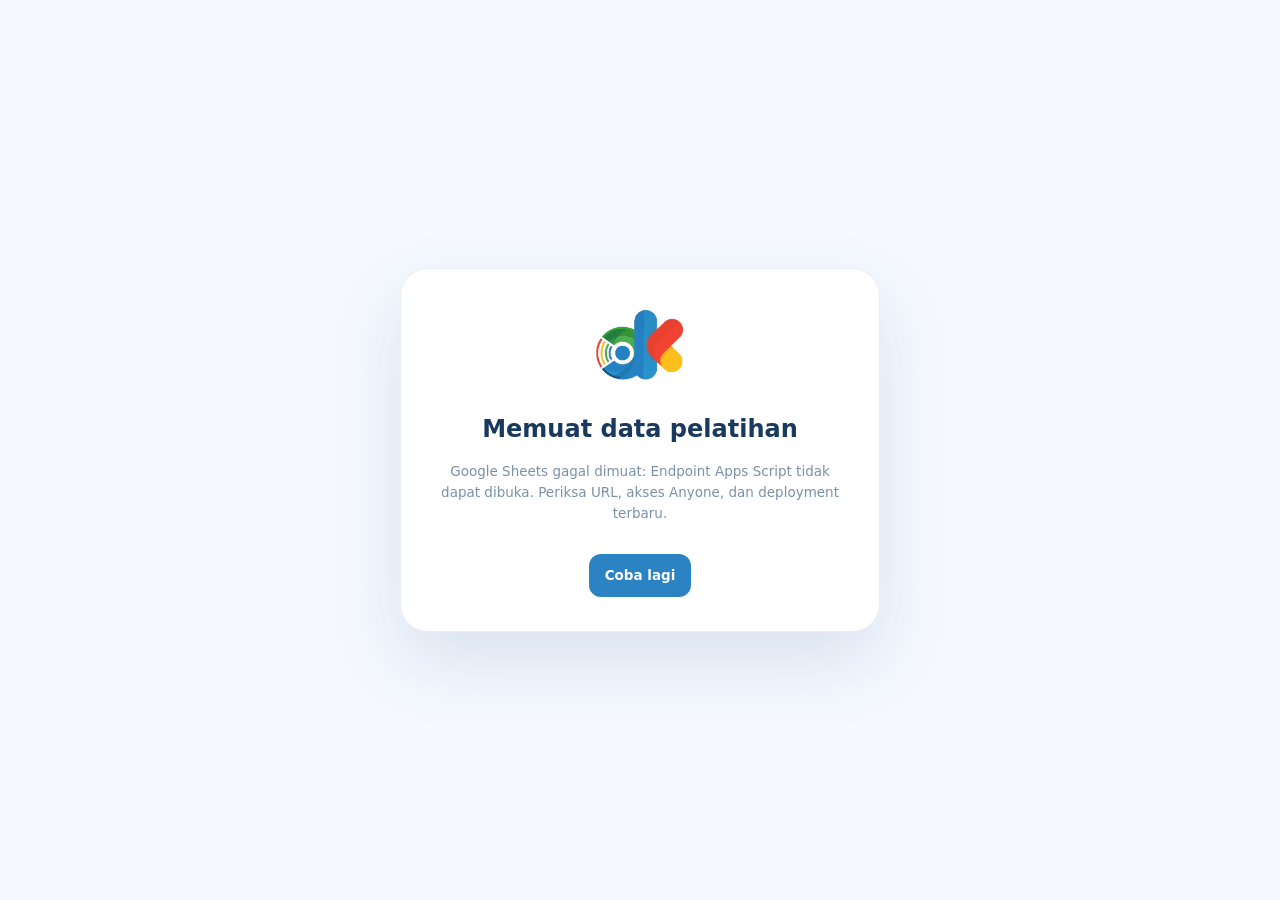
<file: index.html>
<!doctype html>
<html lang="id">
<head>
<meta charset="utf-8">
<meta name="viewport" content="width=device-width,initial-scale=1,viewport-fit=cover">
<meta name="theme-color" content="#ffffff">
<meta name="description" content="Pencarian pegawai dan pelatihan Dinkes Kota Bogor yang otomatis terhubung ke Google Sheets.">
<title>Ruang Pelatihan | Dinas Kesehatan Kota Bogor</title>
<link rel="icon" type="image/webp" href="assets/logo-dinkes.webp">
<link rel="preconnect" href="https://script.google.com" crossorigin>
<link rel="stylesheet" href="assets/styles.css?v=filter-identitas-20261106">

<meta name="theme-color" content="#f4f8fc"><meta name="description" content="Portal pelatihan pegawai Dinas Kesehatan Kota Bogor. Cari pegawai, lihat kebutuhan pelatihan, dan temukan pembelajaran per profesi.">
</head>
<body>

<div class="loading-screen-live" id="loadingLive"><section class="loading-card-live"><img src="assets/logo-dinkes.webp" alt="Logo Dinas Kesehatan Kota Bogor"><h2>Memuat data pelatihan</h2><p id="loadingMessage">Sebentar ya, lagi ambil data pelatihan dari Google Sheets...</p><div class="loadbar"></div></section></div>
<div id="app">
<aside id="sidebar" class="sidebar" aria-label="Navigasi utama">
  <div class="brand"><div class="brand-mark"><img src="assets/logo-dinkes.webp" alt="Logo Dinkes Kota Bogor" loading="eager" width="47" height="43"></div><div><div class="brand-name">Ruang<span>Pelatihan</span></div><div class="brand-sub">DINKES KOTA BOGOR</div></div></div>
  <div class="sidebar-label">MENU UTAMA</div>
  <nav class="nav-stack" id="mainNav">
    <button class="nav-item active" data-view="dashboard" aria-current="page"><span data-icon="layout-dashboard"></span> Ringkasan</button>
    <button class="nav-item" data-view="pegawai"><span data-icon="users"></span> Data Pegawai <span class="nav-count" id="sidePeople"></span></button>
    <button class="nav-item" data-view="pelatihan"><span data-icon="book-open"></span> Peta Pelatihan</button>
<button class="nav-item" data-view="sibangkom"><span data-icon="graduation-cap"></span> SIBANGKOM <span class="nav-count">DATA TAMBAHAN</span></button>
  </nav>
  <div class="side-sep"></div><div class="sidebar-label">PENGELOLAAN</div><nav class="nav-stack"><button class="nav-item admin-link" data-view="admin"><span data-icon="settings"></span> Panel Admin</button></nav><div class="side-sep"></div>
  <div class="sidebar-label">REFERENSI</div>
  <nav class="nav-stack"><button class="nav-item" data-view="referensi"><span data-icon="graduation-cap"></span> Pembelajaran & JPL</button></nav>
  
</aside>
<div class="mobile-dim" id="mobileDim"></div>
<main class="main">
  <header class="topbar">
    <div class="page-heading-row"><button type="button" class="top-btn icon-only sidebar-toggle" id="sidebarToggle" aria-label="Lipat sidebar" aria-expanded="true" title="Lipat sidebar"><span data-icon="chevron-left"></span></button><button class="top-btn icon-only menu-trigger" id="mobileMenu" title="Buka menu"><span data-icon="menu"></span></button><div><div class="eyebrow" id="topEyebrow">DINAS KESEHATAN · KOTA BOGOR</div><h1 class="page-title" id="topPage">Ringkasan Data</h1></div></div>
    <div class="top-actions"><button class="top-btn search-action" id="globalSearch"><span data-icon="search"></span><span>Cari pegawai</span><small class="shortcut">Ctrl K</small></button><button class="top-btn export-action" id="exportBtn" title="Ekspor daftar pegawai"><span data-icon="download"></span><span>Ekspor CSV</span></button><button class="top-btn" id="refreshSheet" title="Ambil pembaruan dari Google Sheets"><span data-icon="refresh-cw"></span> <span>Sinkronkan</span></button></div>
  </header>
  <div class="source-strip"><span class="source-name" title="Sumber data Google Sheets">Sumber: <strong id="sourceFilename">Google Sheets Dinkes Kota Bogor</strong></span><span class="live-sync" id="syncText">Menghubungkan Google Sheets...</span></div>
  <section id="view-dashboard" class="section-view active">
<div class="kpi-grid" id="kpis"></div>
    <div class="section-heading"><div><h3>Rincian Pelatihan</h3></div><button class="link-btn" data-go="pegawai">Buka daftar pegawai <span data-icon="arrow-up-right"></span></button></div>
    <div class="split-grid"><div class="panel"><div class="panel-title">Pegawai per profesi <small id="profTotal"></small></div><div id="profRank" class="rank-list"></div></div><div class="panel"><div class="panel-title">Pelatihan dengan status Belum terbanyak <small>DATA PEGAWAI</small></div><div id="needsRank" class="rank-list"></div></div></div>
    <div class="source-note"><span data-icon="info"></span><div><b>Cara membaca status pelatihan</b><p><strong>Sudah</strong> = angka 1 pada Google Sheets. <strong>Belum</strong> = tertulis “Belum” atau sel pelatihannya kosong, baik profesi maupun SIBANGKOM. Pegawai dengan NIP yang sama digabung, tetapi bisa muncul di lebih dari satu profesi.</p></div></div>
  </section>
  <section id="view-pegawai" class="section-view">
    <div class="view-intro"><div><p>Ketik nama atau pakai filter profesi, pelatihan, dan unit kerja.</p></div><div class="pill-label" id="peoplePill"></div></div>
    <div class="filter-panel"><div class="filter-grid">
      <div class="filter-field"><label class="field-label" for="nameQuery">Nama pegawai</label><div class="field-box"><span data-icon="search"></span><input id="nameQuery" placeholder="Ketik nama pegawai..." autocomplete="off"></div></div>
      <div class="filter-field" id="trainingCombo"><span class="field-label">Jenis pelatihan</span><button class="combo-button" id="trainingButton" aria-haspopup="listbox" aria-expanded="false"><span data-icon="book-open"></span><span id="trainingLabel">Semua pelatihan</span><span data-icon="chevron-down"></span></button><div class="combo-pop" id="trainingPopup"><input id="trainingSearch" aria-label="Cari jenis pelatihan" placeholder="Cari nama pelatihan..."><div id="trainingOptions" class="combo-options" role="listbox"></div></div></div>
      <div class="filter-field" data-filter-combo="role"><label class="field-label" for="roleButton">Profesi</label><select id="roleFilter" hidden style="display:none" aria-hidden="true"><option value="">Semua profesi</option></select><button class="combo-button" type="button" id="roleButton" aria-haspopup="listbox" aria-controls="roleOptions" aria-expanded="false"><span data-icon="briefcase-medical"></span><strong id="roleLabel">Semua profesi</strong><span data-icon="chevron-down"></span></button><div class="combo-pop" id="rolePopup"><input id="roleSearch" aria-label="Cari profesi" autocomplete="off" placeholder="Cari profesi..."><div class="combo-options" id="roleOptions" role="listbox"></div></div></div>
      <div class="filter-field" data-filter-combo="unit"><label class="field-label" for="unitButton">Unit kerja</label><select id="unitFilter" hidden style="display:none" aria-hidden="true"><option value="">Semua unit kerja</option></select><button class="combo-button" type="button" id="unitButton" aria-haspopup="listbox" aria-controls="unitOptions" aria-expanded="false"><span data-icon="building-2"></span><strong id="unitLabel">Semua unit kerja</strong><span data-icon="chevron-down"></span></button><div class="combo-pop" id="unitPopup"><input id="unitSearch" aria-label="Cari unit kerja" autocomplete="off" placeholder="Cari unit kerja..."><div class="combo-options" id="unitOptions" role="listbox"></div></div></div>
      <div class="filter-field" data-filter-combo="status"><label class="field-label" for="statusButton">Status pelatihan</label><select id="statusFilter" hidden style="display:none" aria-hidden="true"><option value="">Semua status</option><option value="yes">Sudah</option><option value="no">Belum</option></select><button class="combo-button" type="button" id="statusButton" aria-haspopup="listbox" aria-controls="statusOptions" aria-expanded="false"><span data-icon="sliders-horizontal"></span><strong id="statusLabel">Semua status</strong><span data-icon="chevron-down"></span></button><div class="combo-pop" id="statusPopup"><input id="statusSearch" aria-label="Cari status pelatihan" autocomplete="off" placeholder="Cari status..."><div class="combo-options" id="statusOptions" role="listbox"></div></div></div>
    </div><div class="filter-footer"><div id="filterChips" class="chips"></div><button class="clear-btn" id="resetFilters">Bersihkan filter ↗</button></div></div>
    <div class="toolbar"><div id="resultCount" class="result-count"></div><div class="toolbar-right"><button class="small-btn active" id="tableToggle" title="Tampilan tabel"><span data-icon="list"></span> Tabel</button><button class="small-btn" id="cardToggle" title="Tampilan kartu"><span data-icon="layout-grid"></span> Kartu</button><button class="small-btn" id="sortBtn" title="Urutan nama"><span data-icon="arrow-down-a-z"></span> A–Z</button></div></div>
    <div id="peopleResults"></div><div class="page-controls" id="peoplePagination"></div>
  </section>
  <section id="view-pelatihan" class="section-view">
    <div class="view-intro"><div><p>Pilih satu pelatihan, lalu cek siapa saja yang sudah dan belum ikut.</p></div><div class="pill-label" id="trainingPill"></div></div>
    <div class="training-layout"><div><div class="mini-controls"><div class="field-box"><span data-icon="search"></span><input id="trainingPageSearch" placeholder="Cari nama pelatihan..." autocomplete="off" aria-label="Cari pelatihan"></div><div class="filter-field mini-role-filter" data-filter-combo="trainRole"><select id="trainingRole" hidden style="display:none" aria-hidden="true"><option value="">Semua profesi</option></select><button type="button" class="combo-button" id="trainRoleButton" aria-haspopup="listbox" aria-controls="trainRoleOptions" aria-expanded="false"><span data-icon="briefcase-medical"></span><strong id="trainRoleLabel">Semua profesi</strong><span data-icon="chevron-down"></span></button><div class="combo-pop" id="trainRolePopup"><input type="search" id="trainRoleSearch" placeholder="Cari profesi..." aria-label="Cari profesi pelatihan" autocomplete="off"><div class="combo-options" id="trainRoleOptions" role="listbox"></div></div></div></div><div id="trainingPageList" class="training-list"></div><div class="page-controls" id="trainPagination"></div></div><div id="trainingDetail" class="training-detail"></div></div>
  </section>
  <section class="section-view" id="view-sibangkom">
<div class="view-intro"><div><p>Pelatihan wajib untuk semua pegawai. Sel kosong dihitung Belum.</p></div><div class="pill-label" id="sibCount">—</div></div>
<div class="filter-panel sib-filter"><div class="filter-field"><label for="sibSearch" class="field-label">Cari pegawai, profesi, bidang, atau unit kerja</label><div class="field-box"><span data-icon="search"></span><input id="sibSearch" autocomplete="off" placeholder="Cari nama pegawai, misalnya Amalia Safitri..."></div></div></div>
<div id="sibResults"></div>
<div class="source-note"><span data-icon="info"></span><div><b>Catatan SIBANGKOM</b><p>Semua pegawai muncul di sini. Yang belum ada riwayatnya ditandai Belum. Untuk peserta dari tab SIBANGKOM yang belum terhubung, admin bisa cocokkan lewat Panel Admin.</p></div></div>
</section>
<section id="view-referensi" class="section-view">
    <div class="view-intro"><div><p>Referensi pembelajaran wajib dan pemenuhan 20 JPL, lengkap dengan tautannya.</p></div><span class="pill-label" id="jplPill">REFERENSI PEMBELAJARAN WAJIB</span></div>
    <div class="panel"><div class="ref-tabs"><button class="ref-tab active" data-ref="wajib">Pembelajaran Wajib</button><button class="ref-tab" data-ref="jpl">Referensi 20 JPL</button></div><div id="referenceContent"></div></div>
  </section>

<section class="section-view" id="view-admin"><div class="view-intro"><div><p>Rapikan pegawai, profesi, dan pelatihan tanpa mengubah sheet profesi asal.</p></div><span class="pill-label" id="adminLabel">KHUSUS ADMIN</span></div><div id="adminContent"></div></section>
  <footer class="footer">Ruang Pelatihan Dinkes Kota Bogor &nbsp; / &nbsp; Sumber: Google Sheets pemetaan pelatihan<br><span class="copyright">&copy; 2026 @benrama</span></footer>
</main>
</div>
<div class="drawer-overlay" id="drawerOverlay"></div><aside class="drawer" id="drawer" role="dialog" aria-modal="true" aria-label="Detail pegawai"><div class="drawer-head" id="drawerHead"></div><div class="drawer-body" id="drawerBody"></div></aside>
<div class="admin-modal-bg" id="adminModalBg" role="presentation"><div class="admin-modal" role="dialog" aria-modal="true" aria-label="Pengelolaan data"><div class="admin-modal-head"><h2 id="adminModalTitle"></h2><button type="button" id="adminModalClose" aria-label="Tutup">×</button></div><div id="adminModalBody"></div></div></div>
<div class="toast" id="toast" role="status" aria-live="polite"></div><button class="scrolltop" id="scrollTop" aria-label="Kembali ke atas"><span data-icon="arrow-up"></span></button>
<script src="assets/config.js?v=turbo-rotasi-20261105"></script>
<script src="assets/app.js?v=filter-identitas-20261106"></script>
<script src="assets/admin.js?v=filter-identitas-20261106"></script>
<script src="assets/bridge.js?v=filter-identitas-20261106"></script>
</body>
</html>
</file>
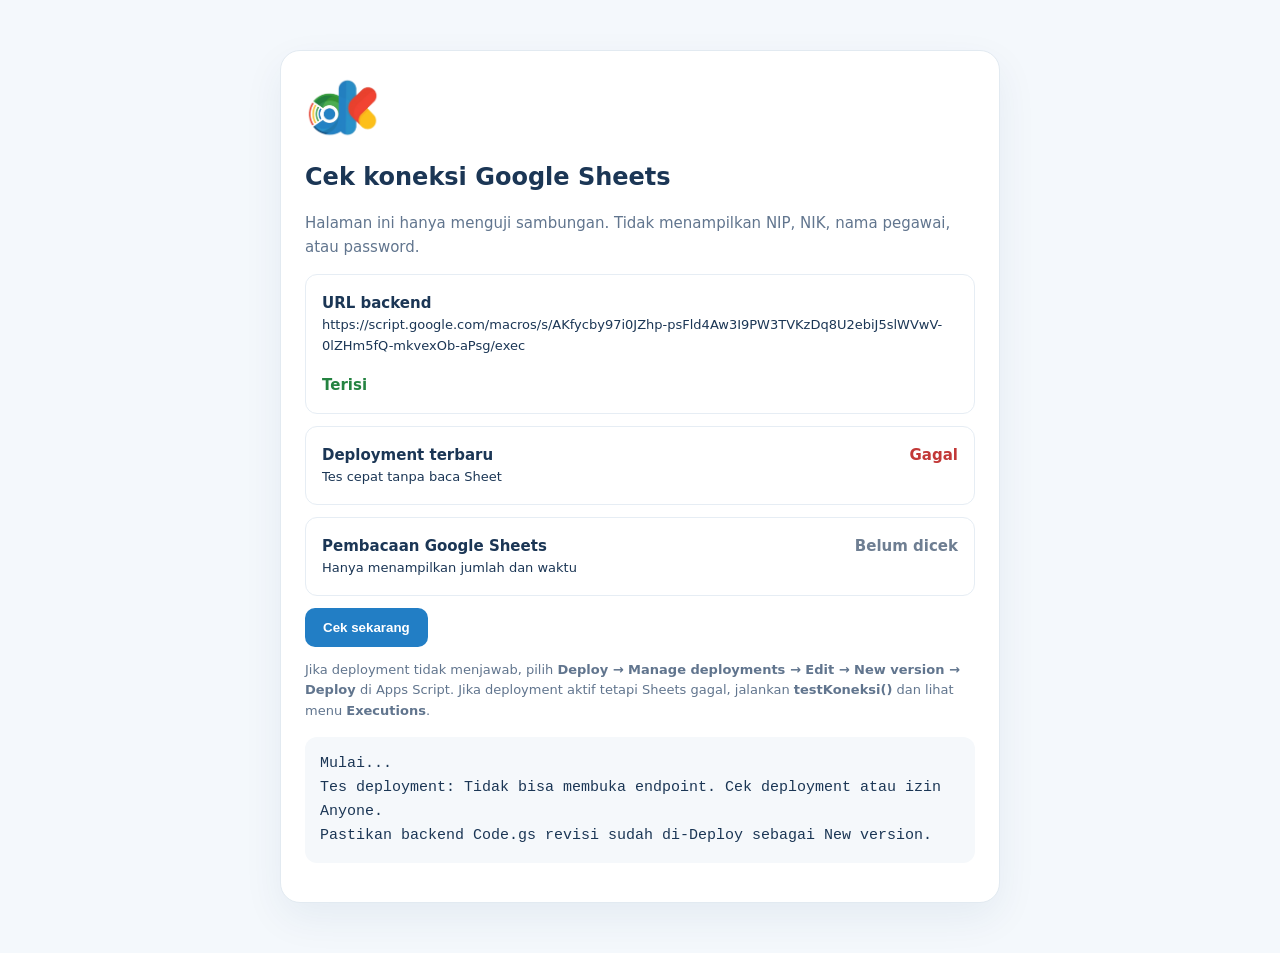
<file: cek-koneksi.html>
<!doctype html>
<html lang="id"><head><meta charset="utf-8"><meta name="viewport" content="width=device-width,initial-scale=1"><meta name="robots" content="noindex"><title>Cek Koneksi | Ruang Pelatihan Dinkes</title>
<style>body{background:#f4f8fc;color:#1b3655;font:15px/1.6 system-ui,Segoe UI,sans-serif;margin:0;padding:30px 15px}.wrap{max-width:720px;margin:20px auto}.panel{background:#fff;border:1px solid #e2eaf1;border-radius:20px;padding:24px;box-shadow:0 15px 40px #163c6411}.logo{height:64px;object-fit:contain}h1{font-size:24px;margin:12px 0 5px}p{color:#61758e}.test{border:1px solid #e6edf4;border-radius:12px;padding:16px;margin:12px 0;display:flex;justify-content:space-between;gap:16px;flex-wrap:wrap}.status{font-weight:700;color:#6e7e92}.success{color:#248341}.fail{color:#c23837}.pending{color:#c07d18}button{border:0;background:#227ec5;color:white;padding:12px 18px;border-radius:10px;font-weight:700;cursor:pointer}code{font-size:12px;overflow-wrap:anywhere;background:#eff4f8;padding:3px 5px;border-radius:5px}.small{font-size:13px}pre{white-space:pre-wrap;word-break:break-word;background:#f5f8fb;padding:15px;border-radius:12px;max-height:220px;overflow:auto}</style>
</head><body><div class="wrap"><div class="panel"><img class="logo" src="assets/logo-dinkes.webp" alt="Dinkes Kota Bogor"><h1>Cek koneksi Google Sheets</h1><p>Halaman ini hanya menguji sambungan. Tidak menampilkan NIP, NIK, nama pegawai, atau password.</p><div class="test"><div><strong>URL backend</strong><div class="small" id="url"></div></div><span class="status" id="s1">Belum dicek</span></div><div class="test"><div><strong>Deployment terbaru</strong><div class="small">Tes cepat tanpa baca Sheet</div></div><span class="status" id="s2">Belum dicek</span></div><div class="test"><div><strong>Pembacaan Google Sheets</strong><div class="small">Hanya menampilkan jumlah dan waktu</div></div><span class="status" id="s3">Belum dicek</span></div><button id="start">Cek sekarang</button><p class="small">Jika deployment tidak menjawab, pilih <b>Deploy → Manage deployments → Edit → New version → Deploy</b> di Apps Script. Jika deployment aktif tetapi Sheets gagal, jalankan <b>testKoneksi()</b> dan lihat menu <b>Executions</b>.</p><pre id="logs">Hasil pemeriksaan akan tampil di sini.</pre></div></div><script src="assets/config.js?v=20261103c"></script><script>
(() => {'use strict';const $=s=>document.querySelector(s),url=window.DINKES_CONFIG?.APPS_SCRIPT_URL||'';$('#url').textContent=url||'URL kosong';$('#s1').textContent=url?'Terisi':'Kosong';$('#s1').className='status '+(url?'success':'fail');let n=0;const log=m=>{$('#logs').textContent+='\n'+m};
function jsonp(mode,timeout=25000){return new Promise((resolve,reject)=>{const callback='DINKES_CB_'+Date.now()+'_'+(++n)+'_TEST1234';let done=false;const script=document.createElement('script');const end=(err,val)=>{if(done)return;done=true;clearTimeout(timer);delete window[callback];script.remove();err?reject(err):resolve(val)};window[callback]=x=>end(null,x);script.onerror=()=>end(Error('Tidak bisa membuka endpoint. Cek deployment atau izin Anyone.'));script.src=url+'?mode='+mode+'&callback='+callback+'&_v='+Date.now();const timer=setTimeout(()=>end(Error('Tidak ada respons dalam '+timeout/1000+' detik')),timeout);document.head.appendChild(script)});}
function mark(id,txt,okay){$(id).textContent=txt;$(id).className='status '+(okay?'success':'fail')}
async function check(){if(!url||!/^https:\/\/script\.google\.com\/macros\/s\/[\w-]+\/exec$/.test(url)){mark('#s1','URL tidak valid',false);return}$('#logs').textContent='Mulai...';$('#start').disabled=true;const t1=performance.now();mark('#s2','Memeriksa...',true);try{const x=await jsonp('ping',12000);if(!x?.ok||x?.version!=='2026-11-03-FAST-EYE')throw Error('Deployment lama atau belum mendukung mode ping');mark('#s2','OK · '+((performance.now()-t1)/1000).toFixed(1)+' dtk',true);log('Versi backend: '+x.version)}catch(e){mark('#s2','Gagal',false);log('Tes deployment: '+e.message);log('Pastikan backend Code.gs revisi sudah di-Deploy sebagai New version.');$('#start').disabled=false;return}const t2=performance.now();$('#s3').textContent='Membaca...';$('#s3').className='status pending';try{const x=await jsonp('public',45000);if(!x?.ok)throw Error(x?.error||'Respons invalid');const d=x.data||{};mark('#s3','OK · '+((performance.now()-t2)/1000).toFixed(1)+' dtk',true);log('Profesi: '+(d.professions||[]).length+' | Pegawai: '+(d.people||[]).length+' | Pelatihan: '+(d.trainings||[]).length+' | Peserta SIBANGKOM: '+(d.sibEntries||[]).length)}catch(e){mark('#s3','Gagal',false);log('Tes Sheets: '+e.message);log('Jalankan testKoneksi() di Apps Script dan lihat Executions.')}$('#start').disabled=false;}
$('#start').addEventListener('click',check);check();})();
</script></body></html>
</file>
<file: assets/styles.css>
:root{--ink:#16243a;--ink2:#4b5a6d;--muted:#8c98a9;--navy:#0c182c;--deep:#091323;--line:#e8edf3;--bg:#f5f7fb;--white:#fff;--teal:#04aa96;--green:#099780;--blue:#4d65dd;--amber:#d99b36;--red:#d46761;--shadow:0 10px 34px rgba(28,48,85,.045);--ease:cubic-bezier(.22,1,.36,1);--side:242px}
*{box-sizing:border-box}html{scroll-behavior:smooth}body{margin:0;background:var(--bg);color:var(--ink);font-family:Inter,'Segoe UI',Arial,sans-serif;font-size:13.5px;line-height:1.5;-webkit-font-smoothing:antialiased}button,input,select{font:inherit}button{cursor:pointer}a{color:inherit}button:focus-visible,input:focus-visible,select:focus-visible,a:focus-visible{outline:3px solid #73dfcb;outline-offset:3px}::selection{background:#bcece5;color:#07352f}svg{flex-shrink:0}button,input,select{font-weight:inherit}button{border:0} .hidden{display:none!important}.subtle{color:var(--muted)}.nowrap{white-space:nowrap}.dot{width:6px;height:6px;border-radius:50%;display:inline-block;background:var(--teal)}
#app{min-height:100vh}.sidebar{width:var(--side);position:fixed;inset:0 auto 0 0;background:var(--navy);color:#fff;display:flex;flex-direction:column;padding:29px 17px 23px;z-index:30;overflow-y:auto;box-shadow:9px 0 38px rgba(1,15,33,.04)}.sidebar:before{content:"";position:absolute;pointer-events:none;inset:-140px -180px auto -110px;height:380px;background:radial-gradient(circle,#1d465f40,transparent 65%)}.brand{display:flex;align-items:center;gap:12px;padding:0 12px 34px;position:relative}.brand-mark{width:41px;height:41px;display:grid;place-items:center;position:relative;border-radius:13px;background:linear-gradient(148deg,#12dac3,#087e94);box-shadow:0 7px 25px #00b8ab25;color:white;font-size:23px;font-weight:850;letter-spacing:-2px}.brand-mark:after{content:"";position:absolute;border:1px solid #8ffff39c;width:29px;height:29px;border-radius:50%;transform:rotate(-35deg) scaleX(1.5);animation:logoOrbit 11s linear infinite;pointer-events:none}@keyframes logoOrbit{to{transform:rotate(325deg) scaleX(1.5)}}.brand-name{font-weight:850;font-size:20px;letter-spacing:-.9px;line-height:1}.brand-name span{color:#13d9c3}.brand-sub{font-size:9px;color:#859ab1;letter-spacing:1.45px;margin-top:7px;font-weight:700}.sidebar-label{font-size:10px;letter-spacing:1.8px;font-weight:800;color:#6f859b;margin:6px 12px 13px}.nav-stack{display:grid;gap:6px}.nav-item{display:flex;align-items:center;gap:13px;width:100%;padding:12px 13px;text-align:left;border-radius:12px;color:#9cafc1;background:transparent;font-size:13px;font-weight:650;position:relative;transition:background .25s,color .25s,transform .25s var(--ease)}.nav-item svg{width:18px;height:18px;stroke-width:1.8}.nav-item:hover{color:#fff;background:#ffffff0d;transform:translateX(3px)}.nav-item.active{color:white;background:linear-gradient(105deg,#13baa62a,#19bbbe0a);box-shadow:inset 0 0 0 1px #47cabc21}.nav-item.active:after{content:"";position:absolute;right:0;top:10px;bottom:10px;width:3px;background:#1bdeca;border-radius:5px;box-shadow:0 0 14px #1bdeca}.nav-item.active svg{color:#36e1ce}.nav-count{margin-left:auto;font-size:10px;padding:2px 7px;border-radius:6px;background:#ffffff13;color:#afbdcc;font-variant-numeric:tabular-nums}.side-sep{height:1px;background:#ffffff12;margin:27px 10px 20px}.side-note{margin-top:auto;padding:20px 11px 5px}.side-status{padding:14px;background:#ffffff08;border:1px solid #ffffff10;border-radius:13px;color:#98b0c0}.side-status b{display:block;font-size:12px;color:white;margin-bottom:5px}.side-status p{font-size:11px;margin:0;line-height:1.7}.side-status .mini-live{display:flex;align-items:center;gap:8px;margin-bottom:10px;font-size:10px;color:#33dabb;letter-spacing:1px;text-transform:uppercase;font-weight:800}.side-status .mini-live:before{content:"";width:6px;height:6px;background:#19dac0;border-radius:50%;box-shadow:0 0 0 5px #17d6c314}.mobile-dim{display:none}
.main{margin-left:var(--side);min-width:0;min-height:100vh;padding:27px clamp(20px,3.45vw,55px) 40px;max-width:1900px}.topbar{display:flex;align-items:center;justify-content:space-between;gap:20px;margin:0 0 28px}.eyebrow{font-size:10px;letter-spacing:1.5px;text-transform:uppercase;font-weight:800;color:#8c9cae}.page-title{font-size:22px;line-height:1.28;letter-spacing:-.75px;font-weight:800;margin:5px 0 0}.top-actions{display:flex;align-items:center;gap:9px}.top-btn{border:1px solid #e3e9f0;background:white;color:#516074;border-radius:11px;min-height:39px;padding:0 13px;display:flex;align-items:center;gap:8px;font-weight:650;transition:transform .25s,box-shadow .25s,border-color .25s}.top-btn:hover{transform:translateY(-2px);box-shadow:0 8px 22px #233f6112;border-color:#bddbd7}.top-btn svg{width:16px;height:16px}.top-btn small{font-size:10px;border:1px solid #ecedf2;border-radius:5px;padding:1px 5px;background:#f6f8fc;color:#a0aab7}.top-btn.icon-only{width:39px;justify-content:center;padding:0}.menu-trigger{display:none}.avatar-top{width:39px;height:39px;background:#e8f6f2;border:1px solid #d9ede8;display:grid;place-items:center;border-radius:12px;color:#0b9582;font-weight:850;font-size:13px}
.section-view{display:none;animation:enterView .42s var(--ease) both}.section-view.active{display:block}@keyframes enterView{from{opacity:0;transform:translateY(11px)}to{opacity:1;transform:translateY(0)}}.hero{overflow:hidden;position:relative;background:linear-gradient(116deg,#0f2038 0%,#132846 54%,#112d3a 100%);border-radius:22px;min-height:236px;box-shadow:0 18px 37px rgba(10,27,49,.10);padding:40px 42px;color:white;display:flex;align-items:center;isolation:isolate}.hero:after{content:"";position:absolute;z-index:-1;inset:0;opacity:.21;background-image:linear-gradient(90deg,#fff1 1px,transparent 1px),linear-gradient(#fff1 1px,transparent 1px);background-size:32px 32px;mask-image:linear-gradient(to left,black,transparent 80%)}.hero:before{content:"";position:absolute;inset:-250px -100px -270px 35%;background:radial-gradient(circle,#00d2b33a 2%,#0f7b9859 28%,transparent 58%);animation:breathe 7s ease-in-out infinite alternate;z-index:-1}@keyframes breathe{from{transform:translate(-22px,-18px) scale(.94)}to{transform:translate(25px,10px) scale(1.12)}}.hero-copy{max-width:600px;position:relative;z-index:2}.hero-tag{display:flex;align-items:center;gap:8px;font-size:10px;font-weight:850;letter-spacing:2px;color:#62dbc8;margin-bottom:17px}.hero-tag:before{content:"";width:22px;height:1px;background:#53cab9}.hero h2{font-weight:800;letter-spacing:-1.3px;line-height:1.17;margin:0 0 12px;font-size:clamp(24px,2.3vw,34px)}.hero h2 span{color:#6de6d5}.hero p{color:#b0c2d1;font-size:13px;max-width:400px;line-height:1.8;margin:0 0 23px}.hero-links{display:flex;gap:10px;flex-wrap:wrap}.primary-btn,.ghost-btn{border-radius:10px;padding:10px 14px;display:inline-flex;gap:9px;align-items:center;font-weight:800;font-size:12px;transition:transform .26s,background .26s,box-shadow .26s}.primary-btn{background:#20d1bb;color:#082938;box-shadow:0 6px 23px #05ab9e3f}.primary-btn:hover{transform:translateY(-3px);background:#63ebda;box-shadow:0 12px 30px #05ab9e48}.ghost-btn{background:#ffffff12;color:#f3fafc;border:1px solid #ffffff1c}.ghost-btn:hover{background:#ffffff22;transform:translateY(-3px)}.primary-btn svg,.ghost-btn svg{width:15px;height:15px}
.orb-scene{width:360px;height:300px;position:absolute;right:5%;top:50%;transform:translate3d(var(--parallax-x,0px),calc(-50% + var(--parallax-y,0px)),0);transition:transform .32s ease-out;z-index:1;pointer-events:none}.orb-ring{position:absolute;border:1px solid #76e2d52c;border-radius:50%;top:50%;left:50%;transform:translate(-50%,-50%) rotate(-25deg)}.orb-ring.a{width:240px;height:240px;box-shadow:0 0 0 25px #3ae5da06,0 0 0 60px #17b7b204;animation:ringSpin 26s linear infinite}.orb-ring.b{width:322px;height:135px;transform:translate(-50%,-50%) rotate(-32deg);border:1px solid #42edcc70;animation:ringSwing 15s ease-in-out infinite alternate}.orb-ring.c{width:280px;height:280px;border-style:dashed;opacity:.35;animation:ringSpin 35s linear infinite reverse}@keyframes ringSpin{to{transform:translate(-50%,-50%) rotate(335deg)}}@keyframes ringSwing{to{transform:translate(-50%,-50%) rotate(17deg)}}.orb-core{position:absolute;width:148px;height:148px;left:50%;top:50%;transform:translate(-50%,-50%);border-radius:50%;background:radial-gradient(circle at 30% 25%,#a5fff0 0,#56e0ce 18%,#0e8d94 43%,#103a5c 75%,#06182e 100%);box-shadow:inset -17px -16px 34px #04172a9c,0 0 75px #04cbb54f;animation:orbFloat 6s ease-in-out infinite alternate}.orb-core:before{content:"";position:absolute;inset:17px;border:1px solid #dcffff2c;border-radius:50%;box-shadow:0 0 0 18px #ffffff08}.orb-core:after{content:"";position:absolute;width:70px;height:70px;inset:20px auto auto 20px;filter:blur(16px);background:#affff582;border-radius:50%}@keyframes orbFloat{to{transform:translate(-50%,-57%)}}.orb-star{position:absolute;width:8px;height:8px;background:#8fffe6;border-radius:50%;box-shadow:0 0 16px #50eedb,0 0 36px #4bdbc5;left:10%;top:41%;animation:starPulse 3s infinite alternate}.orb-star.two{width:5px;height:5px;left:83%;top:65%;animation-delay:1s}.orb-star.three{left:81%;top:17%;width:3px;height:3px;animation-delay:.3s}@keyframes starPulse{to{opacity:.3;transform:scale(.6)}}.orbit-label{position:absolute;right:2%;top:19%;font-size:10px;font-weight:700;letter-spacing:1.3px;color:#84bbca;display:flex;gap:7px;align-items:center}.orbit-label:before{content:"";width:18px;height:1px;background:#88ddcf}
.kpi-grid{display:grid;grid-template-columns:repeat(4,minmax(0,1fr));gap:15px;margin:19px 0 26px}.kpi{background:white;border:1px solid #e9eef3;border-radius:16px;padding:19px 21px 17px;min-width:0;position:relative;overflow:hidden;transition:transform .28s var(--ease),box-shadow .28s var(--ease)}.kpi:hover{transform:translateY(-5px);box-shadow:0 15px 27px #27405a0d}.kpi-head{display:flex;align-items:center;justify-content:space-between;gap:6px;color:#708297;font-weight:650;font-size:12px}.kpi-icon{width:36px;height:36px;display:grid;place-items:center;border-radius:11px}.kpi-icon svg{width:19px;height:19px}.kpi-icon.teal{color:#04a995;background:#e9f8f4}.kpi-icon.blue{color:#5a6de0;background:#eef0ff}.kpi-icon.purple{color:#8a65da;background:#f3efff}.kpi-icon.amber{color:#d59b45;background:#fdf6e9}.kpi-value{font-size:29px;line-height:1.2;font-weight:850;letter-spacing:-1.1px;margin-top:11px;font-variant-numeric:tabular-nums}.kpi-foot{font-size:10.5px;color:#9aa7b6;margin-top:7px}.kpi-foot strong{color:#3cbaaa;font-weight:800}.kpi:after{content:"";position:absolute;height:2px;width:85%;left:7%;bottom:0;background:linear-gradient(90deg,transparent,#29ceb345,transparent);transform:scaleX(0);transition:transform .3s}.kpi:hover:after{transform:scaleX(1)}
.section-heading{display:flex;justify-content:space-between;align-items:flex-end;gap:16px;margin:29px 0 15px}.section-heading h3{font-size:17px;font-weight:850;letter-spacing:-.48px;margin:0 0 3px}.section-heading p{color:#9ba7b7;font-size:12px;margin:0}.link-btn{padding:8px 10px;background:transparent;color:var(--green);font-weight:750;font-size:12px;display:flex;align-items:center;gap:7px;border-radius:8px;white-space:nowrap}.link-btn:hover{background:#ddf7f1}.link-btn svg{width:15px;height:15px}.split-grid{display:grid;grid-template-columns:minmax(0,1.05fr) minmax(0,.95fr);gap:17px}.panel{background:#fff;border:1px solid #e8edf4;border-radius:17px;box-shadow:var(--shadow);padding:23px;min-width:0}.panel-title{font-size:14px;font-weight:800;letter-spacing:-.25px;display:flex;justify-content:space-between;align-items:center;gap:12px}.panel-title small{font-size:10px;color:#a0abba;font-weight:600}.rank-list{display:grid;gap:18px;margin-top:20px}.rank-item{display:grid;grid-template-columns:27px minmax(0,1fr) 52px;gap:11px;align-items:center;cursor:pointer}.rank-number{font-size:11px;color:#a4b0c0;font-variant-numeric:tabular-nums;font-weight:700}.rank-name{white-space:nowrap;overflow:hidden;text-overflow:ellipsis;color:#41556e;font-size:12px;font-weight:700}.rank-count{text-align:right;font-weight:800;color:#41546d;font-size:12px;font-variant-numeric:tabular-nums}.track{height:6px;border-radius:20px;background:#edf2f5;overflow:hidden;margin-top:7px}.fill{height:100%;width:0%;background:linear-gradient(90deg,#25c8b4,#32decb);border-radius:12px;transition:width .95s var(--ease)}.fill.amber{background:linear-gradient(90deg,#e4ad50,#f5cf83)}.rank-item:hover .rank-name{color:#049d87}.rank-item:hover .fill{filter:saturate(1.6)}.source-note{display:flex;align-items:flex-start;gap:13px;background:#f1f7f6;border:1px solid #deeeec;padding:17px 19px;border-radius:13px;margin-top:17px}.source-note svg{width:18px;height:18px;color:#3cae9c;flex:none;margin-top:2px}.source-note b{color:#416b65;font-size:12px}.source-note p{color:#799690;font-size:11px;margin:4px 0 0;line-height:1.65}
.view-intro{display:flex;justify-content:space-between;gap:16px;align-items:flex-end;margin-bottom:21px}.view-intro h2{font-size:25px;letter-spacing:-1px;margin:0 0 5px;font-weight:850}.view-intro p{margin:0;color:#8a98a9;font-size:12.5px}.pill-label{background:#e5f7f2;color:#078d7d;border:1px solid #c8ebe2;font-size:11px;font-weight:800;padding:7px 10px;border-radius:9px;white-space:nowrap}.filter-panel{background:white;border:1px solid #e5ebf2;box-shadow:var(--shadow);padding:18px;border-radius:17px;margin-bottom:16px}.filter-grid{display:grid;grid-template-columns:minmax(160px,1.18fr) minmax(200px,1.22fr) minmax(136px,.8fr) minmax(160px,.9fr) minmax(140px,.74fr);gap:12px;align-items:end}.filter-field{min-width:0;position:relative}.field-label{display:block;font-size:10.5px;font-weight:800;color:#64758b;margin-bottom:7px}.field-box{height:42px;display:flex;align-items:center;gap:9px;border:1px solid #e5eaf1;border-radius:10px;background:#fafbfe;padding:0 11px;transition:border-color .25s,box-shadow .25s;min-width:0}.field-box:focus-within,.field-box:has(select:focus){border-color:#78d9cb;box-shadow:0 0 0 3px #09bc9c12}.field-box svg{width:16px;height:16px;color:#9aa9b9}.field-box input,.field-box select{border:0;background:transparent;outline:0;color:#33465e;font-size:12px;width:100%;min-width:0;height:100%}.field-box input::placeholder{color:#b4becc}.field-box select{appearance:none;padding-right:15px;cursor:pointer}.select-arrow{position:absolute;right:11px;bottom:13px;pointer-events:none;width:15px;height:15px;color:#8093a6}.combo-button{height:42px;display:flex;align-items:center;gap:8px;width:100%;padding:0 11px;border:1px solid #e5eaf1;border-radius:10px;background:#fafbfe;color:#9aa8b7;text-align:left;font-size:12px}.combo-button strong{font-weight:650;display:block;overflow:hidden;text-overflow:ellipsis;white-space:nowrap;max-width:calc(100% - 30px);color:#384f63}.combo-button>span{overflow:hidden;text-overflow:ellipsis;white-space:nowrap;flex:1}.combo-button svg{width:16px;height:16px;flex:none}.combo-button svg:last-child{margin-left:auto}.combo-button:hover{border-color:#a7d7d1}.combo-pop{position:absolute;top:calc(100% + 7px);left:0;right:0;background:white;border:1px solid #dbe7ed;box-shadow:0 20px 48px #071e3424;border-radius:13px;padding:9px;z-index:25;display:none;min-width:270px;animation:popIn .16s var(--ease)}.combo-pop.open{display:block}@keyframes popIn{from{opacity:0;transform:translateY(-5px) scale(.98)}to{opacity:1;transform:none}}.combo-pop input{width:100%;height:38px;border:1px solid #e7edf3;border-radius:9px;padding:0 11px;outline:0;font-size:12px}.combo-pop input:focus{border-color:#5bcabb}.combo-options{overflow-y:auto;max-height:270px;padding:5px 0}.combo-options button{display:block;width:100%;text-align:left;border-radius:8px;padding:9px;background:transparent;color:#56667a;font-size:11.5px;line-height:1.4}.combo-options button:hover,.combo-options button.chosen{background:#ecf9f6;color:#008c79}.combo-options small{color:#9aaaab;display:block}.filter-footer{display:flex;align-items:center;justify-content:space-between;gap:10px;margin-top:13px;flex-wrap:wrap}.chips{display:flex;gap:6px;flex-wrap:wrap}.chip{border-radius:7px;padding:5px 8px;background:#edf7f4;color:#078c7e;font-size:10.5px;display:flex;gap:6px;align-items:center;max-width:260px}.chip span{white-space:nowrap;overflow:hidden;text-overflow:ellipsis}.chip button{background:transparent;color:inherit;font-size:15px;line-height:1;padding:0}.clear-btn{background:transparent;color:#8192a6;font-size:11px;font-weight:750;white-space:nowrap}.clear-btn:hover{color:#0ba692}.toolbar{display:flex;justify-content:space-between;align-items:center;margin:13px 0 13px;gap:16px}.result-count{color:#8a98a9;font-size:12px}.result-count b{color:#203248;font-weight:800}.toolbar-right{display:flex;gap:7px}.small-btn{background:white;border:1px solid #e7ecf3;padding:8px 10px;border-radius:9px;font-size:11px;color:#687b8f;font-weight:700;display:flex;align-items:center;gap:6px}.small-btn:hover{border-color:#96d6cc;color:#078977}.small-btn svg{width:14px;height:14px}.small-btn.active{color:#079b87;background:#e8f8f4;border-color:#d6efea}
.table-shell{background:white;border:1px solid #e7ecf2;border-radius:16px;overflow:hidden;box-shadow:var(--shadow)}.data-table{border-collapse:collapse;width:100%;text-align:left}.data-table th{font-size:10px;letter-spacing:.55px;color:#91a0af;text-transform:uppercase;font-weight:800;background:#fbfcfe;border-bottom:1px solid #e9eef4;height:46px;padding:0 19px;white-space:nowrap}.data-table td{padding:14px 19px;border-bottom:1px solid #f1f4f8;color:#52627a;vertical-align:middle;font-size:12px}.data-table tbody tr{transition:background .23s,transform .23s;cursor:pointer;animation:rowIn .3s both}.data-table tbody tr:hover{background:#f6fbfa}.data-table tbody tr:last-child td{border-bottom:0}@keyframes rowIn{from{opacity:0;transform:translateY(8px)}to{opacity:1;transform:none}}.person-cell{display:flex;align-items:center;gap:11px;min-width:180px}.initials{width:38px;height:38px;flex:none;background:#e8f6f2;color:#0b8f7e;display:grid;place-items:center;border-radius:11px;font-size:11px;font-weight:850;text-transform:uppercase}.person-cell strong{display:block;color:#22354b;font-size:12px;font-weight:800;line-height:1.4}.person-cell small{display:block;color:#a1adbb;font-size:10.5px;margin-top:3px}.role-tag{display:inline-flex;background:#eef3fa;border:1px solid #e6edf5;color:#58708b;padding:5px 8px;border-radius:7px;font-size:10.5px;font-weight:750;white-space:nowrap}.unit-text{max-width:215px;display:block;line-height:1.5}.mini-stat{display:flex;gap:6px;align-items:center;white-space:nowrap}.mini-stat span{font-size:10px;padding:5px 7px;border-radius:6px;font-weight:750}.done-badge{background:#e8f8f2;color:#088970}.pending-badge{background:#fff6e9;color:#bf8a35}.unknown-badge{background:#f1f4f8;color:#8496a6}.mini-detail{color:#00a491;font-weight:750;white-space:nowrap}.mini-detail svg{width:14px;height:14px;vertical-align:-3px;margin-left:3px}.page-controls{display:flex;gap:7px;align-items:center;justify-content:flex-end;margin:16px 0 2px}.page-controls button{width:33px;height:33px;background:white;border:1px solid #e4eaf1;border-radius:9px;display:grid;place-items:center;font-size:11px;color:#6d7f93;font-weight:750}.page-controls button:hover:not(:disabled){border-color:#29cdb7;color:#038e7d}.page-controls button.active{background:#102b3d;border-color:#102b3d;color:#fff}.page-controls button:disabled{opacity:.4;cursor:default}.page-controls svg{width:14px;height:14px}.card-grid{display:grid;grid-template-columns:repeat(3,minmax(0,1fr));gap:14px}.person-card{background:white;border:1px solid #e6edf4;border-radius:15px;padding:19px;transition:transform .25s,box-shadow .25s;cursor:pointer;animation:rowIn .34s both}.person-card:hover{transform:translateY(-4px);box-shadow:0 13px 28px #28496012}.person-card h4{font-size:13px;letter-spacing:-.1px;margin:13px 0 2px;line-height:1.42}.person-card p{font-size:11px;color:#8e9eaf;margin:0 0 13px}.person-card footer{display:flex;justify-content:space-between;gap:6px;border-top:1px solid #f0f3f7;padding-top:13px}.empty{text-align:center;padding:55px 20px;color:#8191a4}.empty svg{width:35px;height:35px;margin:0 auto 12px;display:block;color:#9acac4}.empty h3{color:#425870;font-size:15px;margin:0 0 4px}.empty p{margin:0 auto 13px;max-width:410px;font-size:12px}
.training-layout{display:grid;grid-template-columns:minmax(0,1fr) minmax(320px,.78fr);gap:17px;align-items:start}.training-list,.training-detail{background:white;border:1px solid #e7edf3;border-radius:16px;padding:18px;min-width:0;box-shadow:var(--shadow)}.training-list{display:grid;gap:5px}.training-item{background:#fff;width:100%;text-align:left;border:1px solid transparent;padding:13px 13px 12px;display:block;border-radius:11px;transition:border-color .2s,background .2s,transform .25s}.training-item:hover{background:#f8fbfc;transform:translateX(3px)}.training-item.active{background:#eefaf7;border-color:#c6eee6}.training-item-top{display:flex;align-items:flex-start;gap:10px;justify-content:space-between}.training-item-title{font-size:12px;font-weight:800;line-height:1.5;color:#32465e}.training-item-top small{font-size:10px;color:#12a68f;white-space:nowrap;font-weight:800}.training-item-meta{font-size:10px;color:#8a9aaa;margin:7px 0 0}.training-item .track{height:5px;margin-top:8px}.mini-controls{display:flex;gap:9px;align-items:center;margin-bottom:14px}.mini-controls .field-box{flex:1}.mini-controls select{max-width:155px;background:#f9fbfd;border:1px solid #e5eaf1;height:42px;border-radius:10px;padding:0 11px;color:#4f6276;font-size:11.5px;outline:0}.training-detail{position:sticky;top:19px;padding:24px}.selected-eyebrow{font-size:10px;font-weight:800;letter-spacing:1.5px;color:#15aa94}.training-detail h3{font-size:19px;line-height:1.35;letter-spacing:-.55px;margin:10px 0}.support-roles{display:flex;gap:5px;flex-wrap:wrap;margin:13px 0 21px}.support-roles span{background:#f0f4f8;color:#6b7e94;border-radius:6px;font-size:9px;font-weight:750;padding:5px 8px}.donut-row{display:flex;align-items:center;gap:26px;border-block:1px solid #edf1f5;padding:22px 0}.donut{width:122px;height:122px;flex:none;border-radius:50%;display:grid;place-items:center;position:relative;background:conic-gradient(#0cc7ac 0 0%,#e5edf1 0 100%);transition:background .35s}.donut:before{content:"";inset:15px;background:#fff;position:absolute;border-radius:50%}.donut span{z-index:1;position:relative;text-align:center;font-size:25px;line-height:1.1;font-weight:850;letter-spacing:-1px}.donut small{font-size:9px;display:block;color:#96a5b2;font-weight:650;letter-spacing:0;margin-top:4px}.donut-legend{display:grid;gap:11px;flex:1}.legend-line{display:flex;align-items:center;gap:8px;font-size:11px;color:#66788b}.legend-line i{width:8px;height:8px;border-radius:50%;flex:none}.legend-line b{margin-left:auto;color:#334e62;font-size:13px}.roster-top{display:flex;align-items:center;justify-content:space-between;margin:20px 0 9px;font-weight:800;font-size:12px}.roster-list{display:grid;gap:0;max-height:310px;overflow-y:auto}.roster-row{display:flex;gap:10px;align-items:center;padding:11px 4px;border-bottom:1px solid #f1f4f8;cursor:pointer}.roster-row:hover{background:#f7fbfa}.roster-row b{font-size:11px;color:#3c4e66;display:block}.roster-row small{font-size:10px;color:#9aa8b6;display:block}.roster-row .status-dot{margin-left:auto}.status-dot{height:7px;width:7px;border-radius:50%;flex:none;background:#c5d0d9}.status-dot.yes{background:#18c5a9}.status-dot.no{background:#efb452}.status-dot.unknown{background:#bdc8d5}.training-pagination{display:flex;justify-content:space-between;align-items:center;margin-top:8px;padding:8px 3px;color:#8f9dab;font-size:10px}
.ref-tabs{display:flex;align-items:center;gap:5px;border-bottom:1px solid #e7edf3;margin-bottom:20px}.ref-tab{background:none;border-bottom:2px solid transparent;color:#8594a6;padding:12px 15px;font-size:12px;font-weight:800}.ref-tab.active{color:#0a9d8c;border-color:#17c7b1}.course-grid{display:grid;grid-template-columns:repeat(2,minmax(0,1fr));gap:13px}.course-card{border:1px solid #e9eff4;background:#fff;border-radius:15px;padding:22px;min-height:150px;display:flex;flex-direction:column;position:relative;transition:transform .25s,box-shadow .25s}.course-card:hover{transform:translateY(-3px);box-shadow:0 12px 28px #173e5c0d}.course-number{font-size:10px;font-weight:800;color:#0abca3;letter-spacing:1.5px;margin-bottom:10px}.course-card h4{margin:0 0 10px;font-size:14px;line-height:1.5;color:#2b425a}.course-card footer{display:flex;justify-content:space-between;align-items:center;gap:8px;margin-top:auto}.jpl-label{font-size:11px;font-weight:800;color:#536e83}.course-card a{font-size:11px;color:#0d9f8e;font-weight:800;text-decoration:none}.course-card a:hover{text-decoration:underline}.reference-list{display:grid;gap:10px}.reference-row{display:grid;grid-template-columns:minmax(0,1fr) minmax(0,1.3fr) 78px;gap:15px;align-items:center;border:1px solid #edf1f4;padding:14px;border-radius:10px}.reference-row b{color:#2c4059;font-size:12px}.reference-row small{color:#8595a5;font-size:11px;display:block;margin-top:4px}.reference-row a{font-size:11px;color:#059b87;font-weight:800;text-align:right;text-decoration:none}.ref-header{display:flex;justify-content:space-between;gap:12px;align-items:center;margin-bottom:14px}.ref-header select{height:38px;padding:0 12px;border:1px solid #e3ebf1;border-radius:9px;background:#f9fbfc;color:#52677e;max-width:220px}
.drawer-overlay{position:fixed;inset:0;background:rgba(4,17,31,.43);opacity:0;pointer-events:none;z-index:50;transition:opacity .33s;backdrop-filter:blur(0)}.drawer-overlay.open{opacity:1;pointer-events:auto;backdrop-filter:blur(4px)}.drawer{position:fixed;right:0;top:0;bottom:0;width:min(510px,100vw);background:#fff;z-index:51;box-shadow:-24px 0 65px #021a3430;transform:translateX(104%);transition:transform .48s var(--ease);display:flex;flex-direction:column}.drawer.open{transform:translateX(0)}.drawer-head{background:#10253b;color:white;padding:31px 30px 26px;position:relative;overflow:hidden;flex:none}.drawer-head:after{content:"";position:absolute;width:260px;height:260px;border-radius:50%;border:1px solid #6ee9d735;right:-70px;top:-140px;box-shadow:0 0 0 32px #6ee9d70c,0 0 0 70px #6ee9d708;pointer-events:none}.drawer-x{background:#ffffff19;color:#fff;border:1px solid #ffffff24;border-radius:10px;width:34px;height:34px;display:grid;place-items:center;position:absolute;right:23px;top:22px;z-index:2}.drawer-x svg{width:17px;height:17px}.drawer-small{font-size:10px;color:#65d4c6;letter-spacing:1.4px;font-weight:800;margin-bottom:22px}.drawer-name{display:flex;align-items:center;gap:13px}.drawer-name .initials{width:47px;height:47px;background:#28c7b326;color:#65f3df;font-size:15px;border:1px solid #63e0d02e}.drawer-name h2{font-size:19px;line-height:1.35;letter-spacing:-.5px;margin:0 25px 4px 0}.drawer-name p{font-size:11px;color:#9cb7c6;margin:0}.drawer-summary{display:grid;grid-template-columns:repeat(3,1fr);gap:9px;margin-top:24px}.drawer-summary div{padding:12px 11px;background:#ffffff0c;border:1px solid #ffffff16;border-radius:10px}.drawer-summary strong{font-size:19px;display:block}.drawer-summary small{color:#a7becc;font-size:10px}.drawer-body{overflow:auto;flex:1;padding:22px 29px 38px}.meta-grid{display:grid;gap:11px;grid-template-columns:1fr 1fr;border-bottom:1px solid #e8edf3;padding-bottom:20px}.meta-item small{font-size:10px;color:#9ca9b7;display:block;font-weight:650}.meta-item b{font-size:11.5px;color:#445a70;word-break:break-word}.detail-filter{display:flex;gap:7px;flex-wrap:wrap;margin:19px 0 12px}.detail-filter button{background:#f2f5f9;color:#718198;border:1px solid #edf0f4;padding:7px 9px;border-radius:7px;font-size:10.5px;font-weight:800}.detail-filter button.active{background:#e6f8f2;color:#098d7d;border-color:#cceee5}.detail-search{width:100%;height:39px;border:1px solid #e6edf2;border-radius:9px;padding:0 12px;outline:0;font-size:11.5px}.detail-search:focus{border-color:#7bdbcb}.detail-list{margin-top:11px}.detail-row{display:flex;align-items:center;gap:11px;padding:13px 4px;border-bottom:1px solid #eff3f6}.detail-row .status-dot{width:8px;height:8px}.detail-row strong{font-size:11.5px;font-weight:700;color:#3e5368;flex:1}.detail-row small{font-size:10px;color:#8fa1ae;font-weight:750;white-space:nowrap}.footer{text-align:center;font-size:10px;color:#abb7c3;margin-top:34px;padding:8px}.toast{position:fixed;bottom:22px;left:50%;transform:translate(-50%,20px);background:#14273c;color:white;box-shadow:0 15px 35px #09182c29;border-radius:11px;padding:12px 18px;font-size:12px;font-weight:700;opacity:0;pointer-events:none;z-index:99;transition:opacity .2s,transform .2s}.toast.open{opacity:1;transform:translate(-50%,0)}.scrolltop{position:fixed;right:23px;bottom:22px;width:39px;height:39px;background:#10283a;color:white;border-radius:11px;box-shadow:0 9px 20px #11294533;display:grid;place-items:center;opacity:0;transform:translateY(13px);pointer-events:none;transition:opacity .3s,transform .3s;z-index:20}.scrolltop.visible{opacity:1;transform:none;pointer-events:auto}.scrolltop svg{width:17px;height:17px}
@media(min-width:1520px){.hero{min-height:257px}.main{padding-right:60px;padding-left:60px}.orb-scene{right:9%}}@media(max-width:1280px){.filter-grid{grid-template-columns:repeat(3,minmax(0,1fr))}.filter-field:nth-child(1){grid-column:span 1}.card-grid{grid-template-columns:repeat(2,minmax(0,1fr))}.main{padding-inline:25px}.orb-scene{right:-2%}}@media(max-width:1050px){:root{--side:216px}.sidebar{padding-inline:12px}.brand{padding-inline:9px}.orb-scene{opacity:.55;right:-80px}.hero-copy{max-width:500px}.hero{padding:33px}.kpi-grid{grid-template-columns:repeat(2,minmax(0,1fr))}.split-grid,.training-layout{grid-template-columns:1fr}.training-detail{position:static}.unit-text{max-width:170px}}@media(max-width:760px){:root{--side:0px}.sidebar{width:262px;transform:translateX(-105%);transition:transform .37s var(--ease)}.sidebar.open{transform:translateX(0)}.mobile-dim.open{position:fixed;inset:0;background:#07172588;z-index:29;display:block}.main{margin-left:0;padding:19px 17px 30px}.topbar{margin-bottom:20px}.page-title{font-size:19px}.menu-trigger{display:flex}.top-btn .shortcut{display:none}.top-btn.search-action > span:nth-child(2){display:none}.hero{min-height:245px;padding:27px 24px}.hero h2{font-size:25px}.hero-copy{max-width:86%}.orb-scene{right:-145px;opacity:.36}.kpi-grid{gap:10px;margin:12px 0}.kpi{padding:15px}.kpi-value{font-size:25px}.filter-grid{grid-template-columns:repeat(2,minmax(0,1fr))}.filter-field:first-child,.filter-field:nth-child(2){grid-column:span 2}.data-table th:nth-child(3),.data-table td:nth-child(3){display:none}.card-grid{grid-template-columns:1fr 1fr}.course-grid{grid-template-columns:1fr}.reference-row{grid-template-columns:1fr 65px}.reference-row>:nth-child(2){grid-column:1/-1;grid-row:2}.reference-row>:last-child{grid-column:2;grid-row:1}}@media(max-width:530px){.hero{padding:25px 20px;min-height:251px}.hero-copy{max-width:97%}.hero h2{font-size:23px}.hero p{font-size:11.5px;max-width:280px}.orb-scene{opacity:.19;right:-165px}.top-btn.export-action > span:nth-child(2){display:none}.top-btn.export-action{padding:0;width:39px;justify-content:center}.top-actions{gap:7px}.kpi-head{font-size:10px}.kpi-icon{width:31px;height:31px}.kpi-value{font-size:23px}.kpi-foot{font-size:9px}.panel{padding:18px}.section-heading h3{font-size:15px}.section-heading p{font-size:11px}.view-intro h2{font-size:21px}.view-intro p{font-size:11px}.filter-grid{grid-template-columns:1fr 1fr;gap:9px}.filter-field:nth-child(3),.filter-field:nth-child(4),.filter-field:nth-child(5){grid-column:span 2}.toolbar{flex-wrap:wrap}.table-shell{overflow-x:auto}.data-table{min-width:600px}.data-table th:nth-child(3),.data-table td:nth-child(3){display:table-cell}.card-grid{grid-template-columns:1fr}.training-detail{padding:19px}.donut-row{gap:17px}.donut{height:103px;width:103px}.donut:before{inset:12px}.donut span{font-size:23px}.drawer-head{padding:25px 20px 21px}.drawer-body{padding:20px}.drawer-name h2{font-size:16px}.meta-grid{grid-template-columns:1fr 1fr}}@media(prefers-reduced-motion:reduce){*,*:before,*:after{animation-duration:.01ms!important;animation-iteration-count:1!important;scroll-behavior:auto!important;transition-duration:.01ms!important}}

/* Ruang Pelatihan Dinkes Kota Bogor — modern CSS, no external font or animation library. */
:root{
 --ink:#223c55;--ink2:#5a7187;--muted:#8b9aad;--navy:#fff;--deep:#edf4fc;
 --line:#e5edf4;--bg:#f7f9fc;--white:#fff;
 --teal:#2d9b62;--green:#268c59;--blue:#268bc9;--amber:#f3b928;--red:#ee5545;
 --shadow:0 6px 28px rgba(40,68,99,.055);--ease:cubic-bezier(.19,1,.22,1);--side:248px;
}
body{font:13.5px/1.55 'Segoe UI Variable','Segoe UI',Inter,system-ui,sans-serif;background:var(--bg);color:var(--ink)}
button,input,select{font:inherit}
:focus-visible{outline:3px solid #7bbce5;outline-offset:3px}
::selection{background:#ffe5a3;color:#173753}
.sidebar{background:#fff;color:var(--ink);padding:25px 15px 20px;border-right:1px solid var(--line);box-shadow:3px 0 20px #24446006}
.sidebar:before{display:none}
.brand{gap:11px;padding:0 9px 29px;align-items:center}
.brand-mark{background:#f4f9fc;width:55px;height:55px;box-shadow:none;border-radius:16px;padding:5px;display:grid;place-items:center;flex-shrink:0;border:1px solid #e5edf6}
.brand-mark:after{display:none}
.brand-mark img{display:block;width:100%;height:100%;object-fit:contain}
.brand-name{font-size:18px;line-height:1.13;letter-spacing:-.8px;font-weight:800;color:#284866}
.brand-name span{display:block;color:#2792cb}
.brand-sub{font-size:9px;letter-spacing:.8px;color:#7a90a5;font-weight:800;margin-top:6px}
.sidebar-label{font-size:9.5px;letter-spacing:1.25px;color:#92a1b1;font-weight:800;margin:7px 14px 13px}
.nav-stack{gap:5px}
.nav-item{color:#63758b;padding:13px 13px;border-radius:13px;font-size:12.5px;font-weight:650;transition:background .22s,color .22s,transform .22s var(--ease)}
.nav-item svg{width:18px;height:18px}
.nav-item:hover{background:#f0f7ff;color:#247db6;transform:translateX(3px)}
.nav-item.active{color:#206ea6;background:#eaf5ff;box-shadow:inset 0 0 0 1px #d2eaff;font-weight:800}
.nav-item.active:after{background:#2d91ce;box-shadow:none;right:0;top:12px;bottom:12px;border-radius:4px}
.nav-item.active svg{color:#238bc7}
.nav-count{background:#ebf0f5;color:#58758b;border-radius:8px}
.side-sep{background:#edf1f5;margin:22px 12px 18px}
.side-note{padding:12px 2px 5px}
.side-status{background:linear-gradient(150deg,#ecf8f6,#eaf4fd 78%);border:1px solid #dcf0f3;border-radius:17px;padding:17px;color:#5b7986}
.side-status b{color:#285d69;font-size:12px}
.side-status .mini-live{color:#208f66;letter-spacing:.5px}
.side-status .mini-live:before{background:#2da978;box-shadow:0 0 0 4px #44ae7a1c}
.main{padding:27px clamp(20px,3.1vw,52px) 38px;max-width:1800px}
.topbar{margin-bottom:22px}
.eyebrow{color:#7190a5;letter-spacing:1.1px;font-size:9.5px}
.page-title{font-size:22px;letter-spacing:-.7px;font-weight:800;color:#263f58}
.top-btn{border-radius:12px;border:1px solid #e2ebf4;color:#557085;font-size:12px;min-height:40px;background:#fff;transition:transform .22s,background-color .22s,border-color .22s,box-shadow .22s}
.top-btn:hover{background:#f2f9ff;border-color:#add4f0;transform:translateY(-2px);box-shadow:0 8px 20px #285a8112}
.top-btn:active{transform:translateY(0) scale(.98)}
.source-strip{font-size:10.5px;color:#8496a7;display:flex;gap:10px;align-items:center;justify-content:space-between;margin:-6px 0 19px;padding:10px 14px;border-radius:11px;background:#fff;border:1px solid #edf1f5}
.source-strip strong{color:#347aab}
.source-strip .source-name{overflow:hidden;text-overflow:ellipsis;white-space:nowrap;max-width:min(380px,55vw)}
.section-view{animation:enterView .36s var(--ease) both}
.hero{isolation:isolate;border-radius:25px;min-height:259px;overflow:hidden;padding:36px 40px;display:flex;align-items:center;background:linear-gradient(109deg,#eaf6ff 4%,#eef9f4 68%,#fff6df 100%);color:var(--ink);box-shadow:none;border:1px solid #dfedf7}
.hero:before{inset:auto -85px -205px auto;width:460px;height:460px;border-radius:50%;background:#c8e5fa;opacity:.57;animation:none;z-index:-1}
.hero:after{content:"";position:absolute;right:60px;top:-110px;width:250px;height:250px;border-radius:50%;background:#fff1c8;opacity:.72;filter:none;animation:none;z-index:-1}
.hero-copy{position:relative;z-index:2;max-width:600px}
.hero-tag{display:inline-flex;align-items:center;gap:5px;color:#287e9f;letter-spacing:1.25px;font-size:9.5px;font-weight:850;border:1px solid #cce7ed;background:#ffffffb7;border-radius:999px;padding:6px 11px;margin-bottom:15px}
.hero-tag:before{display:none}
.hero h2{font-size:clamp(27px,2.6vw,39px);line-height:1.16;letter-spacing:-1.4px;color:#234966;margin:0 0 12px;font-weight:850}
.hero h2 span{color:#249362}
.hero p{font-size:13px;color:#607a8d;max-width:455px;line-height:1.7;margin-bottom:20px}
.hero-links{gap:10px}
.primary-btn,.ghost-btn{border-radius:12px;font-size:12px;font-weight:750;min-height:40px;padding:0 16px;box-shadow:none;transition:transform .22s,box-shadow .22s,background-color .22s}
.primary-btn{background:#268cc8;color:white;box-shadow:0 5px 16px #268cc82b}
.primary-btn:hover{background:#167db8;transform:translateY(-2px);box-shadow:0 12px 19px #268cc82b}
.ghost-btn{background:white;color:#367397;border:1px solid #d6e7ef}
.ghost-btn:hover{background:#f8fdff;transform:translateY(-2px)}
.quick-row{margin-top:22px;display:flex;gap:7px;flex-wrap:wrap;align-items:center}
.quick-row span{font-size:10px;color:#7894a2;font-weight:750;margin-right:2px}
.quick-row button{border-radius:999px;border:1px solid #d8e9ef;background:#ffffffb6;color:#3d7893;padding:6px 11px;font-size:10px;font-weight:750;transition:transform .2s,background-color .2s,border-color .2s}
.quick-row button:hover{transform:translateY(-3px) rotate(-1deg);background:white;border-color:#7eb8d1}
.hero-play{position:absolute;right:6%;top:50%;transform:translateY(-50%);height:236px;width:263px;pointer-events:none;z-index:1}
.hero-play-sun{width:197px;height:197px;position:absolute;right:10px;top:16px;border-radius:47% 53% 52% 48%;background:#d5eefa;border:1px dashed #8ac8de;transform:rotate(-10deg)}
.hero-logo-card{position:absolute;right:52px;top:28px;width:170px;height:170px;border-radius:31px;background:white;box-shadow:0 18px 38px #4384a429;border:1px solid #e8f3f7;display:grid;place-items:center;transform:rotate(9deg);animation:bubbleUp 5.8s ease-in-out infinite}
.hero-logo-card img{width:80%;height:80%;object-fit:contain}
.hero-sticker{position:absolute;display:grid;place-items:center;font-weight:850;box-shadow:0 8px 18px #2e5b7e19}
.sticker-a{font-size:25px;right:14px;top:3px;color:#f8bd22;animation:spinCheer 8s ease-in-out infinite;box-shadow:none}
.sticker-b{font-size:11px;left:-6px;bottom:33px;background:#fff4c3;color:#9a7310;padding:9px 14px;border-radius:11px;transform:rotate(-10deg)}
.sticker-c{font-size:10px;right:-8px;bottom:19px;background:#f8d9d3;color:#ab5546;padding:8px 11px;border-radius:9px;transform:rotate(7deg)}
.kpi-grid{gap:15px;margin-top:19px}
.kpi{border:1px solid #e7edf4;border-radius:19px;box-shadow:var(--shadow);padding:22px 21px 18px;transition:transform .23s var(--ease),box-shadow .23s}
.kpi:hover{transform:translateY(-4px);box-shadow:0 14px 27px #28446013}
.kpi:before{content:"";position:absolute;left:20px;top:0;height:4px;width:44px;border-radius:0 0 8px 8px;background:#2e93ca}
.kpi:nth-child(2):before{background:#2fa86d}.kpi:nth-child(3):before{background:#f1b936}.kpi:nth-child(4):before{background:#ef7666}
.kpi-head{color:#70869a}.kpi-value{font-size:29px;font-weight:850;letter-spacing:-1px;color:#284766}
.kpi-icon{border-radius:11px;background:#edf6fd;color:#318cc1;box-shadow:none}
.kpi-icon.blue{background:#eaf7f2;color:#2da16c}.kpi-icon.purple{background:#fff6de;color:#c3911e}.kpi-icon.amber{background:#fff0ee;color:#db6c5c}
.kpi-foot{color:#91a0ae}
.section-heading{margin-top:33px}.section-heading h3{font-weight:850;font-size:18px;color:#294a64}
.section-heading p{color:#8798a8}
.link-btn{color:#287da6}.link-btn:hover{color:#145f8a}
.split-grid{gap:16px}.panel,.filter-panel,.table-shell,.training-detail,.course-card,.ref-table,.person-card,.summary-box,.mini-card{border-radius:18px;border-color:#e5edf3;box-shadow:var(--shadow)}
.panel{padding:24px}.panel-title{color:#2b4a61}.panel-title small{color:#8d9fad}
.rank-item{border-radius:11px;transition:background .2s,transform .2s}.rank-item:hover{background:#f5faff;transform:translateX(3px)}
.rank-number{color:#8ba2b2}.rank-count{color:#2777a4}.track{background:#e9f1f6}
.track .fill{background:#2d99c8}.track .fill.amber{background:#f2bf4d}
.source-note{border-radius:16px;border:1px solid #dbeef6;background:#f0f9fe;color:#5f8295}
.view-intro h2{font-weight:850;letter-spacing:-.7px}.view-intro p{color:#7a8b9b}
.pill-label{background:#eaf7fb;color:#2e87ad;border:1px solid #d7edf5;border-radius:99px;box-shadow:none;font-size:10px}
.filter-panel{padding:21px}.field-box,.combo-button{border-color:#dfebf1;border-radius:11px;background:#fbfdff;transition:border-color .2s,box-shadow .2s,background .2s}
.field-box:focus-within,.combo-button:focus-visible{border-color:#77bddf;box-shadow:0 0 0 3px #48a9dc1b;background:#fff}
.field-label{font-size:10.5px;color:#607d91}
.clear-btn,.small-btn{border-radius:10px}.clear-btn:hover,.small-btn:hover{background:#edf7ff}
.small-btn.active{background:#eaf5ff;color:#217fb4;border-color:#c7e4f7}
.table-shell,.training-detail{overflow:hidden}
.data-table thead{background:#f5f9fc}.data-table tr:hover td{background:#f8fcff}
.people-row:hover,.person-card:hover{background:#f7fbff}
.person-card{transition:transform .22s,box-shadow .22s}.person-card:hover{transform:translateY(-3px);box-shadow:0 13px 22px #4c718a12}
.training-item{border-radius:12px;transition:background .22s,border-color .22s,transform .22s}
.training-item:hover{background:#f2f9fd;transform:translateX(3px)}
.training-item.active{background:#eaf6ff;border-color:#b9dfef}
.ref-tab.active{color:#277fb0;border-bottom-color:#288fd0}
.ref-tab:hover{color:#287eae}
.drawer{box-shadow:-20px 0 54px #172f492b}.drawer-summary strong{color:#2e89b9}
.status-dot.yes{background:#30a36d}.status-dot.no{background:#f0b746}
.toast{background:#204e6c;border-radius:13px}
.footer{color:#8196a6;padding:25px 10px 9px;line-height:1.8}.footer .copyright{display:inline-block;margin-top:4px;color:#8fa0ac}
.scrolltop{background:#2d8ab9;border-radius:13px}
/* Upload screen — joyful first impression; the Excel never leaves the device. */
#app{display:none}
.upload-screen{min-height:100vh;display:flex;align-items:center;justify-content:center;flex-direction:column;gap:19px;padding:35px 20px;position:relative;overflow:hidden;background:radial-gradient(circle at 13% 18%,#e3f6ed 0%,transparent 28%),radial-gradient(circle at 83% 10%,#e4f4ff 0%,transparent 28%),radial-gradient(circle at 85% 87%,#fff3d9 0%,transparent 28%),#f6f9fc}
.upload-screen:before{content:"";position:absolute;left:-84px;bottom:11%;width:210px;height:210px;border-radius:50%;background:#e0f3f8;pointer-events:none}
.upload-card{width:min(100%,550px);background:#fff;border:1px solid #e3edf5;border-radius:25px;box-shadow:0 25px 70px #33658413;padding:37px 39px;position:relative;z-index:1}
.upload-card:before{content:"";height:5px;position:absolute;top:0;left:65px;right:65px;border-radius:0 0 12px 12px;background:linear-gradient(90deg,#ee5545 0 25%,#f4bd28 25% 50%,#2d9b62 50% 75%,#268bc9 75%)}
.upload-head{display:flex;align-items:center;gap:15px;margin-bottom:18px}
.upload-symbol{width:70px;height:70px;display:grid;place-items:center;background:#f3f8fb;border:1px solid #e8f0f5;border-radius:19px;padding:7px;flex-shrink:0}
.upload-symbol img{width:100%;height:100%;object-fit:contain}
.upload-card h1{font-size:clamp(21px,3vw,25px);margin:0;font-weight:850;color:#28506d;letter-spacing:-.8px;line-height:1.17}
.filename-info{margin-top:7px;color:#4788ab;font-weight:800;letter-spacing:1.1px;font-size:9px}
.upload-card .lead{font-size:13px;color:#70879a;line-height:1.75;margin:0 0 22px}
.upload-zone{display:grid;justify-items:center;gap:7px;cursor:pointer;border-radius:17px;border:1.6px dashed #9dc8df;background:#f3faff;padding:26px 16px;color:#2e7baf;text-align:center;transition:background-color .22s,transform .22s,border-color .22s}
.upload-zone:hover,.upload-zone.dragging{background:#e9f6ff;border-color:#358ec1;transform:translateY(-2px)}
.upload-zone strong{font-size:13px;color:#286f9b}
.upload-zone small{font-size:10.5px;color:#85a1b6}
.upload-zone svg{stroke:#388ec3}
.upload-message{font-size:11px;color:#bf6157;min-height:21px;margin-top:12px}
.upload-message.loading{color:#277ba8}
.upload-how{padding:17px 19px;background:#f8fbfd;border:1px solid #edf2f6;border-radius:14px;color:#71869a;font-size:11px;line-height:2;margin-top:9px}
.upload-how strong{display:block;color:#3c607a;margin-bottom:4px;font-size:11.5px}
.privacy-note{font-size:10.5px;color:#879aab;margin:15px 0 0;line-height:1.6}
.upload-color-dots{display:flex;gap:9px;z-index:1}.upload-color-dots i{display:block;width:11px;height:11px;border-radius:50%;background:#ee5545}.upload-color-dots i:nth-child(2){background:#f4bd28}.upload-color-dots i:nth-child(3){background:#2d9b62}.upload-color-dots i:nth-child(4){background:#268bc9}
.import-copyright{font-size:10.5px;color:#8b9dad;text-align:center;z-index:1}.import-copyright span{color:#f2b31c;margin:0 6px}
@keyframes enterView{from{opacity:0;transform:translateY(11px)}to{opacity:1;transform:translateY(0)}}
@keyframes bubbleUp{0%,100%{transform:rotate(9deg) translateY(0)}50%{transform:rotate(6deg) translateY(-8px)}}
@keyframes spinCheer{0%,100%{transform:rotate(-9deg) scale(1)}50%{transform:rotate(11deg) scale(1.05)}}
@media(max-width:1280px){.hero-play{right:2%}.hero-copy{max-width:530px}.hero p{max-width:390px}}
@media(max-width:1080px){:root{--side:218px}.main{padding-inline:23px}.brand-name{font-size:17px}.hero-play{opacity:.55;right:-18px}.hero-copy{max-width:540px}}
@media(max-width:800px){.main{padding:18px 16px 30px}.sidebar{z-index:100}.hero{min-height:240px;padding:27px 24px}.hero-play{right:-90px;opacity:.25}.hero-copy{max-width:none}.hero p{max-width:570px}.source-strip{flex-wrap:wrap}.upload-card{padding:30px 26px}.topbar{margin-bottom:18px}.quick-row{margin-top:15px}}
@media(max-width:520px){.hero h2{font-size:26px}.hero{padding:23px 19px;border-radius:18px}.hero-play{display:none}.quick-row{gap:5px}.quick-row button{padding:5px 8px}.upload-card{padding:29px 19px}.upload-head{gap:10px}.upload-symbol{width:58px;height:58px}.upload-card h1{font-size:21px}.upload-card .lead{font-size:12px}.kpi{border-radius:15px}.side-status{border-radius:13px}}
@media(prefers-reduced-motion:reduce){*,*::before,*::after{animation:none!important;transition-duration:.01ms!important;scroll-behavior:auto!important}}
/* SIBANGKOM optional tab; each row remains independent until identity is verified. */
.sib-filter{margin-bottom:17px}.sib-filter .filter-field{max-width:470px}.sib-grid{display:grid;grid-template-columns:repeat(2,minmax(0,1fr));gap:14px}.sib-card{background:#fff;border:1px solid #e4edf3;border-radius:17px;padding:20px;min-width:0;box-shadow:var(--shadow);transition:transform .22s,box-shadow .22s}.sib-card:hover{transform:translateY(-2px);box-shadow:0 13px 24px #3a668611}.sib-card-top{display:flex;align-items:center;gap:12px}.sib-card h3{font-size:13px;color:#294961;margin:0 0 3px}.sib-card p{font-size:10.5px;color:#7f95a6;margin:0}.sib-avatar{width:42px;height:42px;display:grid;place-items:center;flex-shrink:0;border-radius:13px;background:#e9f6fc;color:#2c8cb5;font-weight:800}.sib-progress{display:flex;gap:8px;flex-wrap:wrap;margin:15px 0 10px;font-size:10px;font-weight:750}.sib-good{color:#218b5e}.sib-wait{color:#bb8a17}.sib-unknown{color:#8c9fac}.sib-progress span{border-radius:7px;padding:5px 9px;background:#f2f7fa}.sib-track{width:100%;height:6px;background:#edf2f5;border-radius:50px;overflow:hidden}.sib-track span{display:block;height:100%;background:#39a77b;border-radius:inherit}.sib-card details{border-top:1px solid #edf1f5;margin-top:15px;padding-top:12px}.sib-card summary{font-size:11px;color:#377eac;cursor:pointer;font-weight:750;display:flex;justify-content:space-between;align-items:center}.sib-details{padding:11px 0 3px;display:grid;gap:7px}.sib-details div{display:flex;gap:8px;font-size:11px;color:#6b8192}.sib-details i{display:grid;place-items:center;font-style:normal;width:15px;flex-shrink:0;font-weight:800}.sib-empty{text-align:center;padding:65px 20px;background:#fff;border:1px dashed #cbdfea;border-radius:19px;color:#72889b}.sib-empty h3{color:#315574;font-size:17px;margin:7px 0}.sib-empty p{max-width:470px;margin:0 auto 16px}.sib-empty-icon{font-size:32px;color:#f0c347}.nav-item .nav-count{font-size:8px;margin-left:auto;padding:3px 5px}@media(max-width:850px){.sib-grid{grid-template-columns:1fr}}

/* Sinkronisasi Google Sheets */
.source-strip{display:flex;flex-wrap:wrap;gap:12px;align-items:center}.live-sync{display:inline-flex;align-items:center;gap:7px;font-weight:750;color:#2976af}.live-sync:before{content:"";width:7px;height:7px;border-radius:50%;background:#43b858;box-shadow:0 0 0 4px #43b8581a}.top-btn.sync-busy svg{animation:rotating 1s linear infinite}@keyframes rotating{to{transform:rotate(360deg)}}
.loading-screen-live{position:fixed;inset:0;z-index:110;background:#f5f9ff;display:flex;align-items:center;justify-content:center;padding:25px}.loading-card-live{width:min(480px,100%);background:#fff;border:1px solid #e7eef6;border-radius:28px;padding:34px 30px;box-shadow:0 30px 70px #1e4b8620;text-align:center}.loading-card-live img{width:100px;height:82px;object-fit:contain;margin-bottom:20px;animation:wiggle 3s ease-in-out infinite}.loading-card-live h2{margin:0 0 6px;font-size:24px;color:#19395f}.loading-card-live p{color:#7b90a8}.loading-card-live .loadbar{height:5px;border-radius:5px;background:#e9f2fa;margin-top:20px;overflow:hidden}.loading-card-live .loadbar:after{content:"";display:block;height:100%;width:36%;background:linear-gradient(90deg,#42b649,#2f87c8,#f7bb27);border-radius:5px;animation:loadslide 1.35s ease-in-out infinite}@keyframes loadslide{from{transform:translateX(-110%)}to{transform:translateX(340%)}}@keyframes wiggle{0%,100%{transform:rotate(-2deg)}50%{transform:rotate(3deg)}}
.admin-tools{display:flex;gap:10px;flex-wrap:wrap;margin:12px 0 24px}.admin-btn{border:0;border-radius:12px;background:#2c83c4;color:#fff;font-weight:750;padding:11px 16px;transition:transform .2s,filter .2s}.admin-btn:hover{transform:translateY(-2px);filter:brightness(1.03)}.admin-btn.green{background:#379e62}.admin-btn.outline{color:#2c72ac;background:#edf5fc}.admin-btn.red{background:#fff0ed;color:#c44d41}.admin-grid{display:grid;grid-template-columns:repeat(4,minmax(0,1fr));gap:14px;margin-bottom:24px}.admin-kpi{border:1px solid #e6edf3;border-radius:16px;padding:17px;background:#fff}.admin-kpi strong{font-size:27px;display:block;color:#1c5085}.admin-kpi span{font-size:11px;color:#8492a5}.admin-tabs{display:flex;flex-wrap:wrap;gap:6px;border-bottom:1px solid #e7edf4;margin-bottom:15px}.admin-tabs button{background:none;color:#6f8298;border:0;padding:13px 14px;border-bottom:3px solid transparent;font-size:12px;font-weight:750}.admin-tabs button.active{color:#287dc2;border-bottom-color:#287dc2}.admin-list{display:grid;gap:9px}.admin-record{padding:13px 16px;background:#fff;border:1px solid #e5edf5;border-radius:13px;display:flex;justify-content:space-between;align-items:center;gap:12px}.admin-record h4{margin:0 0 4px;font-size:13px}.admin-record p{margin:0;font-size:11px;color:#8998a9}.admin-identity{color:#2c7196;font-size:11px}.admin-record button{padding:8px 12px;border-radius:9px;border:1px solid #dce8f2;background:#f7fbff;color:#337ba9;white-space:nowrap;font-weight:700}.admin-record button:hover{background:#e4f4ff}.admin-filter{width:100%;max-width:520px;background:#fff;border:1px solid #dce7f1;border-radius:11px;padding:12px 14px;margin-bottom:13px}.admin-more{margin-top:13px;text-align:center}.admin-login{max-width:430px;margin:26px auto;background:#fff;border:1px solid #e8edf4;border-radius:24px;padding:32px;box-shadow:0 15px 40px #274a7710}.admin-login img{width:82px;height:74px;object-fit:contain}.admin-login h2{margin:10px 0 3px}.admin-login p{font-size:12px;color:#7b8da2}.admin-field{display:block;margin:14px 0}.admin-field label{display:block;font-size:11px;font-weight:800;color:#5c6e82;margin-bottom:6px}.admin-field input,.admin-field select,.admin-field textarea{border:1px solid #dae6ef;border-radius:11px;padding:11px 12px;width:100%;background:#fff;color:#193952;outline:0}.admin-field input:focus,.admin-field select:focus,.admin-field textarea:focus{border-color:#3a90d3;box-shadow:0 0 0 3px #3a90d31c}.admin-modal-bg{position:fixed;inset:0;background:#12233ba6;z-index:125;display:none;align-items:center;justify-content:center;padding:18px;backdrop-filter:blur(3px)}.admin-modal-bg.open{display:flex}.admin-modal{width:min(700px,100%);max-height:94vh;overflow:auto;background:#fff;border-radius:22px;box-shadow:0 30px 75px #091c3544;padding:27px}.admin-modal-head{display:flex;align-items:center;justify-content:space-between;margin-bottom:16px}.admin-modal-head h2{font-size:21px;margin:0}.admin-modal-head button{border:0;background:#f3f7fb;border-radius:10px;padding:7px 12px;font-size:20px}.admin-form-grid{display:grid;grid-template-columns:repeat(2,minmax(0,1fr));gap:0 14px}.admin-checkboxes{display:flex;flex-wrap:wrap;gap:8px}.admin-checkboxes label{padding:7px 10px;border:1px solid #dfe9f1;border-radius:9px;font-size:11px;display:flex;align-items:center;gap:5px}.admin-actions{display:flex;justify-content:flex-end;gap:9px;margin-top:19px}.admin-tip{background:#eff7ff;border:1px solid #d7eaf9;border-radius:13px;padding:12px 15px;color:#437090;font-size:11.5px;margin:16px 0}.admin-training-list{max-height:350px;overflow-y:auto}.admin-status-row{display:flex;align-items:center;justify-content:space-between;gap:10px;padding:10px 4px;border-bottom:1px solid #eef2f6;font-size:12px}.admin-status-row button{min-width:98px}.admin-status-row .done{background:#e7f8ed;color:#25834c}.admin-status-row .todo{background:#fff3e5;color:#b57b24}.admin-status-row .unknown{background:#f0f3f7;color:#78889a}.admin-warning{background:#fff6e5;border:1px solid #ffe6b5;color:#936624;border-radius:12px;padding:12px;font-size:12px}.error-live{color:#ba483c;font-weight:650;font-size:12px;min-height:15px}.sidebar .nav-item.admin-link{border:1px solid #ffffff22}.admin-record .weak{color:#b17a34}@media(max-width:850px){.admin-grid{grid-template-columns:repeat(2,1fr)}}@media(max-width:570px){.admin-form-grid{grid-template-columns:1fr}.admin-login{padding:22px}.admin-grid{gap:7px}.admin-kpi{padding:12px}.admin-modal{padding:20px}}@media(prefers-reduced-motion:reduce){.loading-card-live img,.loading-card-live .loadbar:after,.top-btn.sync-busy svg{animation:none}}

/* Tampilan selalu dibuka; tidak memakai lagi layar unggah Excel. */
#app{display:block}

/* Dashboard: data-first, no promotional banner or decorative cards. */
#view-dashboard{padding-top:5px}
#view-dashboard .kpi-grid{display:grid;grid-template-columns:repeat(4,minmax(0,1fr));gap:0;margin:8px 0 34px;background:transparent;border-block:1px solid #dce7f0}
#view-dashboard .kpi{background:transparent;border:0;border-radius:0;box-shadow:none;padding:20px 22px 21px;overflow:visible;position:relative;transition:none}
#view-dashboard .kpi:not(:last-child){border-right:1px solid #dce7f0}
#view-dashboard .kpi:hover{transform:none;box-shadow:none}
#view-dashboard .kpi:before,#view-dashboard .kpi:after{display:none}
#view-dashboard .kpi-head{font-size:12px;color:#667f95;font-weight:650}
#view-dashboard .kpi-icon{display:none}
#view-dashboard .kpi-value{font-size:34px;margin-top:8px;letter-spacing:-1px;color:#213f58}
#view-dashboard .kpi-foot{font-size:11px;color:#7e91a2;margin-top:6px}
#view-dashboard .section-heading{margin:0 0 16px;align-items:center}
#view-dashboard .section-heading h3{color:#263f58;font-size:17px;letter-spacing:-.25px}
#view-dashboard .split-grid{gap:34px}
#view-dashboard .panel{background:transparent;border:0;box-shadow:none;border-radius:0;padding:0;min-width:0}
#view-dashboard .panel-title{padding:13px 0;border-block:1px solid #dce7f0;margin-bottom:17px;color:#344f68;font-size:13px}
#view-dashboard .rank-list{margin-top:15px;gap:18px}
#view-dashboard .source-note{margin-top:34px}
@media(max-width:1080px){#view-dashboard .kpi-grid{grid-template-columns:repeat(2,minmax(0,1fr))}#view-dashboard .kpi:nth-child(2){border-right:0}#view-dashboard .kpi:nth-child(-n+2){border-bottom:1px solid #dce7f0}#view-dashboard .split-grid{grid-template-columns:1fr;gap:30px}}
@media(max-width:520px){#view-dashboard .kpi{padding:15px 12px}#view-dashboard .kpi-value{font-size:27px}#view-dashboard .section-heading{align-items:flex-start}#view-dashboard .section-heading .link-btn{font-size:11px}}
@media(prefers-reduced-motion:reduce){#view-dashboard .kpi-value{animation:none}}

/* Tombol tampil/sembunyikan sandi: hanya di panel admin */
.admin-password-wrap{position:relative;display:flex;align-items:center}
.admin-password-wrap input{width:100%;padding-right:51px!important}
.admin-eye{position:absolute;right:7px;top:50%;transform:translateY(-50%);height:36px;width:39px;display:grid;place-items:center;border:0;border-radius:9px;background:transparent;color:#667e95;cursor:pointer;z-index:1}
.admin-eye:hover,.admin-eye:focus-visible{color:#247fbe;background:#edf6fc;outline:none}
.admin-eye:focus-visible{box-shadow:0 0 0 2px #96c9ea}
@media(prefers-reduced-motion:reduce){.admin-eye{transition:none}}

/* Aksi hapus admin: terlihat jelas, tidak dominan sebelum diklik. */
.admin-record-actions{display:flex;align-items:center;gap:10px;flex-wrap:wrap}
.admin-record button.admin-delete-btn{color:#ae3941;border-color:#f1ced2;background:#fff9f9}
.admin-record button.admin-delete-btn:hover{background:#ffecee;border-color:#eaaeb4}
.admin-warning.delete-warning{background:#fff7f0;border-color:#f0d0b4;color:#8b4a2d}
.admin-warning.delete-warning strong{display:block;color:#76341d;margin-bottom:5px}
#adminDeleteSubmit:disabled{opacity:.42;cursor:not-allowed;filter:grayscale(.3)}
@media(max-width:640px){.admin-record-actions{justify-content:flex-start}}

/* Profil pegawai: tab wajib selalu mudah ditemukan di sebelah Belum diisi. */
#detailTabs{display:flex;flex-wrap:wrap;gap:6px}
#detailTabs button[data-detail-status="mandatory"]{background:#eaf4fe;color:#1f6ea6;border:1px solid #cfe3f7}
#detailTabs button[data-detail-status="mandatory"].active{background:#287db7;color:#fff;border-color:#287db7}
.mandatory-tag{display:inline-block;margin-left:7px;padding:2px 6px;border-radius:5px;background:#e8f5fd;color:#2d78a8;font-size:9px;font-weight:750;vertical-align:middle;white-space:nowrap}

/* SIBANGKOM: data seluruh pegawai, kartu dibatasi agar pencarian tetap cepat */
.sib-origin{margin:2px 0 12px;font-size:11px;font-weight:650;color:#3e7a62}.sib-origin.unlinked{color:#a6772a}
.sib-more-wrap{display:flex;gap:15px;justify-content:center;align-items:center;flex-wrap:wrap;padding:24px 12px;color:#728497;font-size:12px}
.sib-profile-link{border:0;border-top:1px solid #e7edf3;background:transparent;width:100%;padding:13px 0 3px;margin-top:12px;text-align:left;color:#207cc1;font-size:12px;font-weight:700;cursor:pointer}
.sib-profile-link:hover{color:#14568d}

/* Katalog profesi berbeda dengan status pelatihan wajib. */
.catalog-note{margin:4px 0 11px;padding:10px 12px;border-radius:9px;background:#f1f7fd;color:#456d8c;font-size:11px;line-height:1.5}.admin-form-note{grid-column:1/-1;margin:8px 0 3px}

/* Status admin: pencarian benar-benar menyembunyikan baris; Simpan hanya saat ada perubahan. */
.admin-status-row[hidden],#adminStatusSave[hidden],#adminStatusNoResult[hidden]{display:none!important}
.admin-status-row .admin-btn[data-dirty="true"]{outline:2px solid #77c9c0;outline-offset:1px}
.admin-status-save{display:inline-flex;align-items:center;justify-content:center;gap:9px;min-width:112px}
.admin-status-save.status-saving{cursor:wait;opacity:.82}
.admin-status-save.status-saving:before{content:"";width:13px;height:13px;border-radius:50%;border:2px solid #ffffff80;border-top-color:#fff;animation:statusRotate .7s linear infinite}
@keyframes statusRotate{to{transform:rotate(360deg)}}
@media (prefers-reduced-motion:reduce){.admin-status-save.status-saving:before{animation:none}}

/* Identitas profesi di profil: dibedakan dari pelatihan wajib. */
.profession-tag{display:inline-flex;vertical-align:middle;margin-left:7px;padding:2px 6px;border-radius:5px;background:#edf2f8;color:#60758d;font-size:9px;line-height:1.3;font-weight:700;white-space:nowrap}

/* Rekap status: tidak menyamakan 'Belum' dengan sel profesi yang belum dicatat. */
.mini-stat{flex-wrap:wrap;white-space:normal;row-gap:5px;min-width:190px}
.mini-stat .unknown-badge{background:#eef4f9;color:#54728d}
.drawer-summary{grid-template-columns:repeat(4,minmax(0,1fr));gap:7px}
.drawer-summary div{padding:10px 7px;min-width:0}
.drawer-summary small{font-size:9px;line-height:1.35;display:block;margin-top:5px}
@media(max-width:460px){.drawer-summary{grid-template-columns:repeat(2,minmax(0,1fr))}.drawer-head{padding-bottom:18px}}

/* Penyesuaian panel profil dan sidebar — hanya presentasi */
@media(min-width:761px){
  html.sidebar-collapsed{--side:74px}
  .sidebar{transition:width .24s ease,padding .24s ease}
  .main{transition:margin-left .24s ease}
  html.sidebar-collapsed .sidebar{padding:25px 10px 18px;overflow-x:hidden}
  html.sidebar-collapsed .sidebar .brand{padding:0 0 28px;justify-content:center}
  html.sidebar-collapsed .sidebar .brand > div:last-child{display:none}
  html.sidebar-collapsed .sidebar .brand-mark{flex:none;margin:0;width:48px;height:48px}
  html.sidebar-collapsed .sidebar .sidebar-label,
  html.sidebar-collapsed .sidebar .side-sep,
  html.sidebar-collapsed .sidebar .nav-count{display:none}
  html.sidebar-collapsed .sidebar .nav-stack{gap:9px}
  html.sidebar-collapsed .sidebar .nav-item{font-size:0;gap:0;line-height:0;padding:14px 0;justify-content:center;min-height:48px}
  html.sidebar-collapsed .sidebar .nav-item svg{width:21px;height:21px;flex:none}
  html.sidebar-collapsed .sidebar .nav-item:hover{transform:none}
}
.page-heading-row{display:flex;gap:12px;align-items:center;min-width:0}
.sidebar-toggle{display:inline-flex;align-items:center;justify-content:center;width:38px;height:38px;flex:none;padding:0;cursor:pointer;color:#48718c}
.sidebar-toggle:hover{background:#eaf4fd;color:#1478b5}
/* Drawer pegawai lebih lega, namun tidak mengubah HTML/list yang dirender. */
.drawer{width:min(800px,100vw)}
.drawer-head{padding:32px 38px 27px}
.drawer-body{padding:27px 38px 42px}
.drawer-name h2{font-size:22px;line-height:1.38}
.drawer-name p{font-size:12.5px}
.drawer-small{font-size:11px;margin-bottom:23px}
.drawer-summary strong{font-size:24px}
.drawer-summary small{font-size:10.5px;line-height:1.4}
.meta-item small{font-size:11px}
.meta-item b{font-size:12.8px}
.detail-filter button{font-size:11.5px;padding:9px 12px}
.detail-search{font-size:13px;min-height:44px}
.detail-row{padding:15px 4px;gap:14px}
.detail-row strong{font-size:13px;line-height:1.55}
.detail-row small{font-size:11.5px}
@media(max-width:760px){
 .sidebar-toggle{display:none}
 .drawer{width:100vw}
 .drawer-head{padding:26px 20px 21px}
 .drawer-body{padding:23px 20px 30px}
 .drawer-name h2{font-size:18px}
 .drawer-summary{grid-template-columns:repeat(2,minmax(0,1fr))}
 .detail-row strong{font-size:12.5px}
}

/* Dua angka status saja: Sudah dan Belum */
.drawer-summary{grid-template-columns:repeat(2,minmax(0,1fr));gap:12px}
.mini-stat{display:flex;align-items:center;gap:7px;flex-wrap:wrap}
@media(max-width:500px){.drawer-summary{grid-template-columns:repeat(2,minmax(0,1fr))}}

/* Header halaman memakai judul di topbar saja. */
.section-view>.view-intro{margin-top:0;margin-bottom:14px;align-items:center}
.section-view>.view-intro p{line-height:1.55}
@media(max-width:760px){.section-view>.view-intro{gap:10px;margin-bottom:12px;align-items:flex-start;flex-wrap:wrap}}

/* Dropdown seragam untuk Profesi, Unit kerja, Status dan Jenis pelatihan. */
.filter-field[data-filter-combo]{position:relative;min-width:0}
.filter-field[data-filter-combo] .combo-button{width:100%;min-width:0}
.filter-field[data-filter-combo] .combo-button strong{font-size:12px;flex:1;text-align:left;min-width:0;max-width:none;white-space:nowrap;overflow:hidden;text-overflow:ellipsis;color:#384f63}
.filter-field[data-filter-combo] .combo-button svg:last-child{flex-shrink:0}
.filter-field[data-filter-combo] .combo-pop{min-width:min(270px,85vw);max-width:min(430px,88vw);right:auto;width:max(100%,270px);z-index:35}
.filter-field[data-filter-combo] .combo-options{max-height:265px;overscroll-behavior:contain}
.filter-field[data-filter-combo] .combo-options button{min-height:34px;word-break:break-word}
.filter-field[data-filter-combo] .combo-empty{padding:13px 10px;color:#8293a6;font-size:11px}
@media(max-width:760px){.filter-field[data-filter-combo] .combo-pop{width:100%;min-width:100%;max-width:none;right:0}}

/* Identitas publik hanya berisi nomor yang sudah disensor di backend. */
.meta-grid .masked-identity{overflow-wrap:anywhere;letter-spacing:.025em;font-variant-numeric:tabular-nums;line-height:1.7}

/* Filter profesi Peta Pelatihan sama dengan dropdown lain. */
.mini-controls .mini-role-filter{width:180px;flex:0 0 180px}
.mini-controls .mini-role-filter .combo-button{max-width:100%}
.mini-controls .mini-role-filter .combo-pop{right:0;left:auto;width:max(100%,260px);min-width:min(260px,90vw)}
@media(max-width:530px){.mini-controls .mini-role-filter{width:145px;flex:0 0 145px}}
</file>
